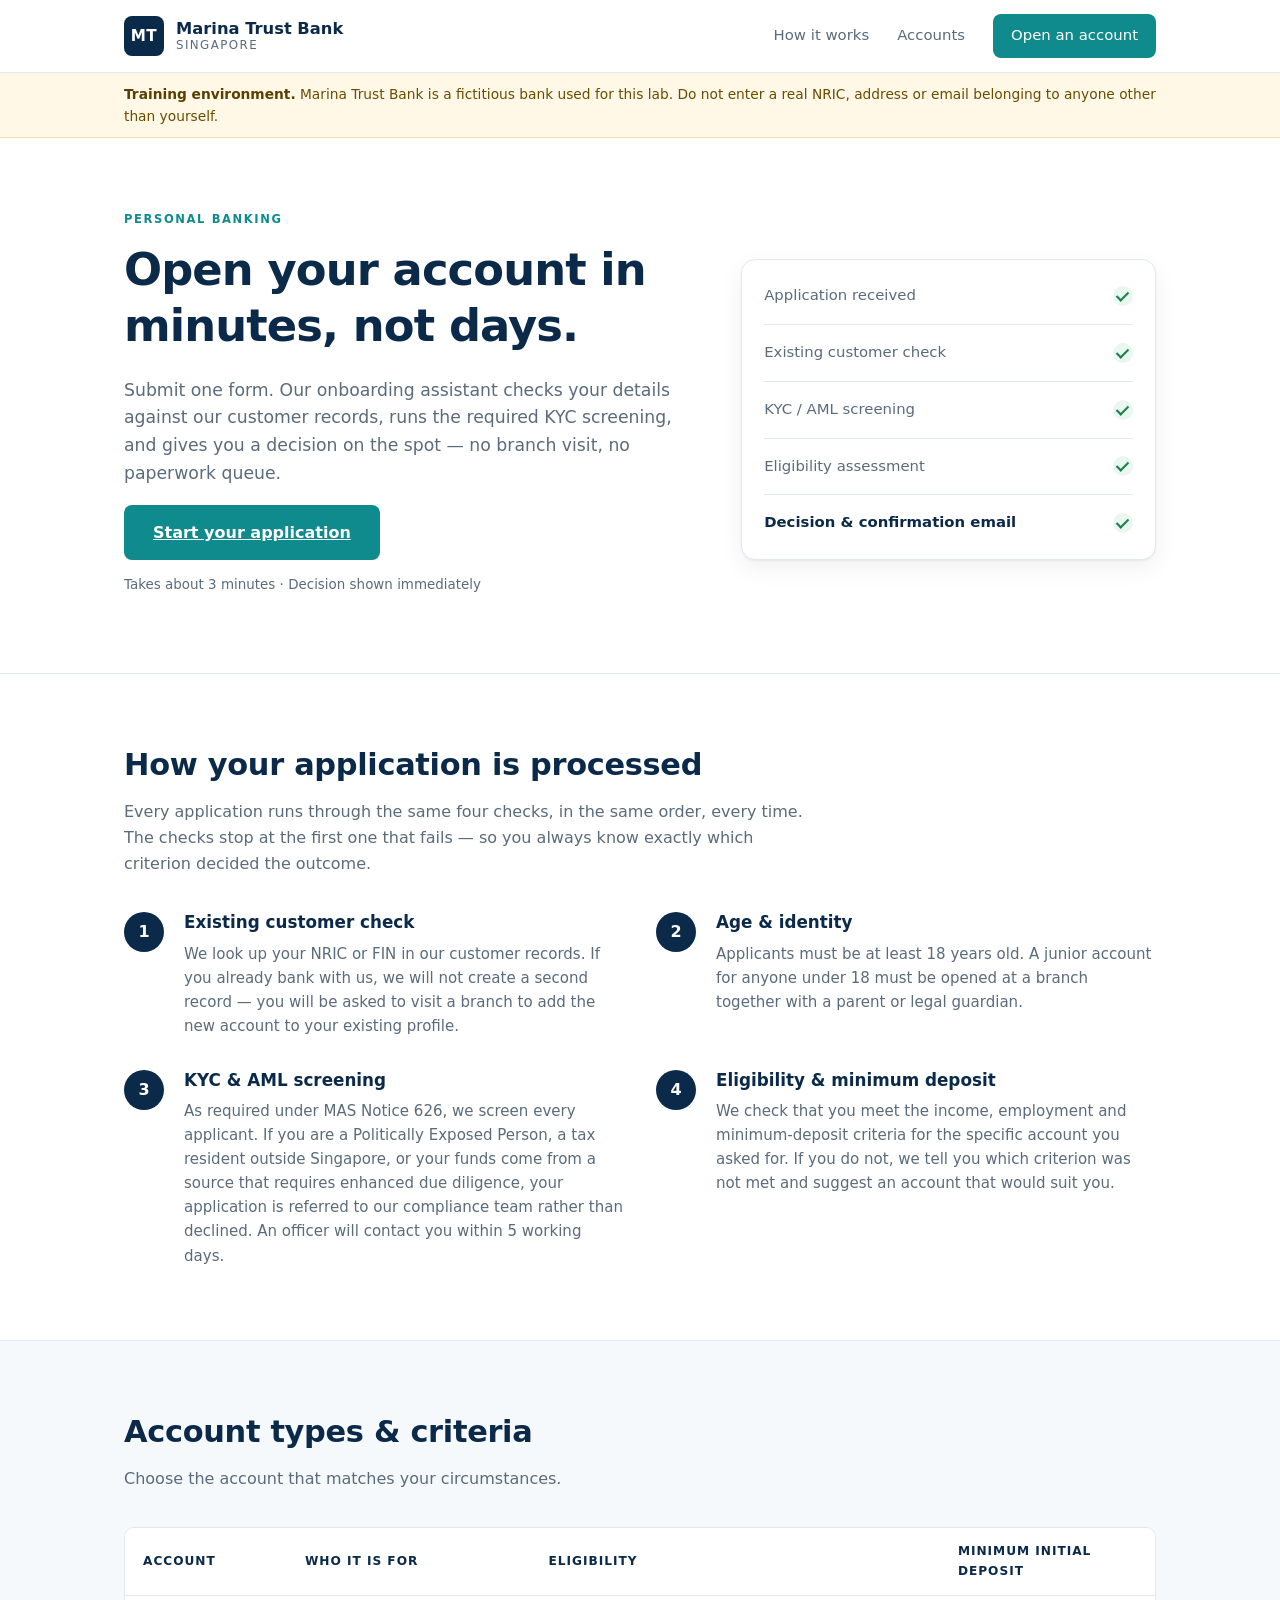
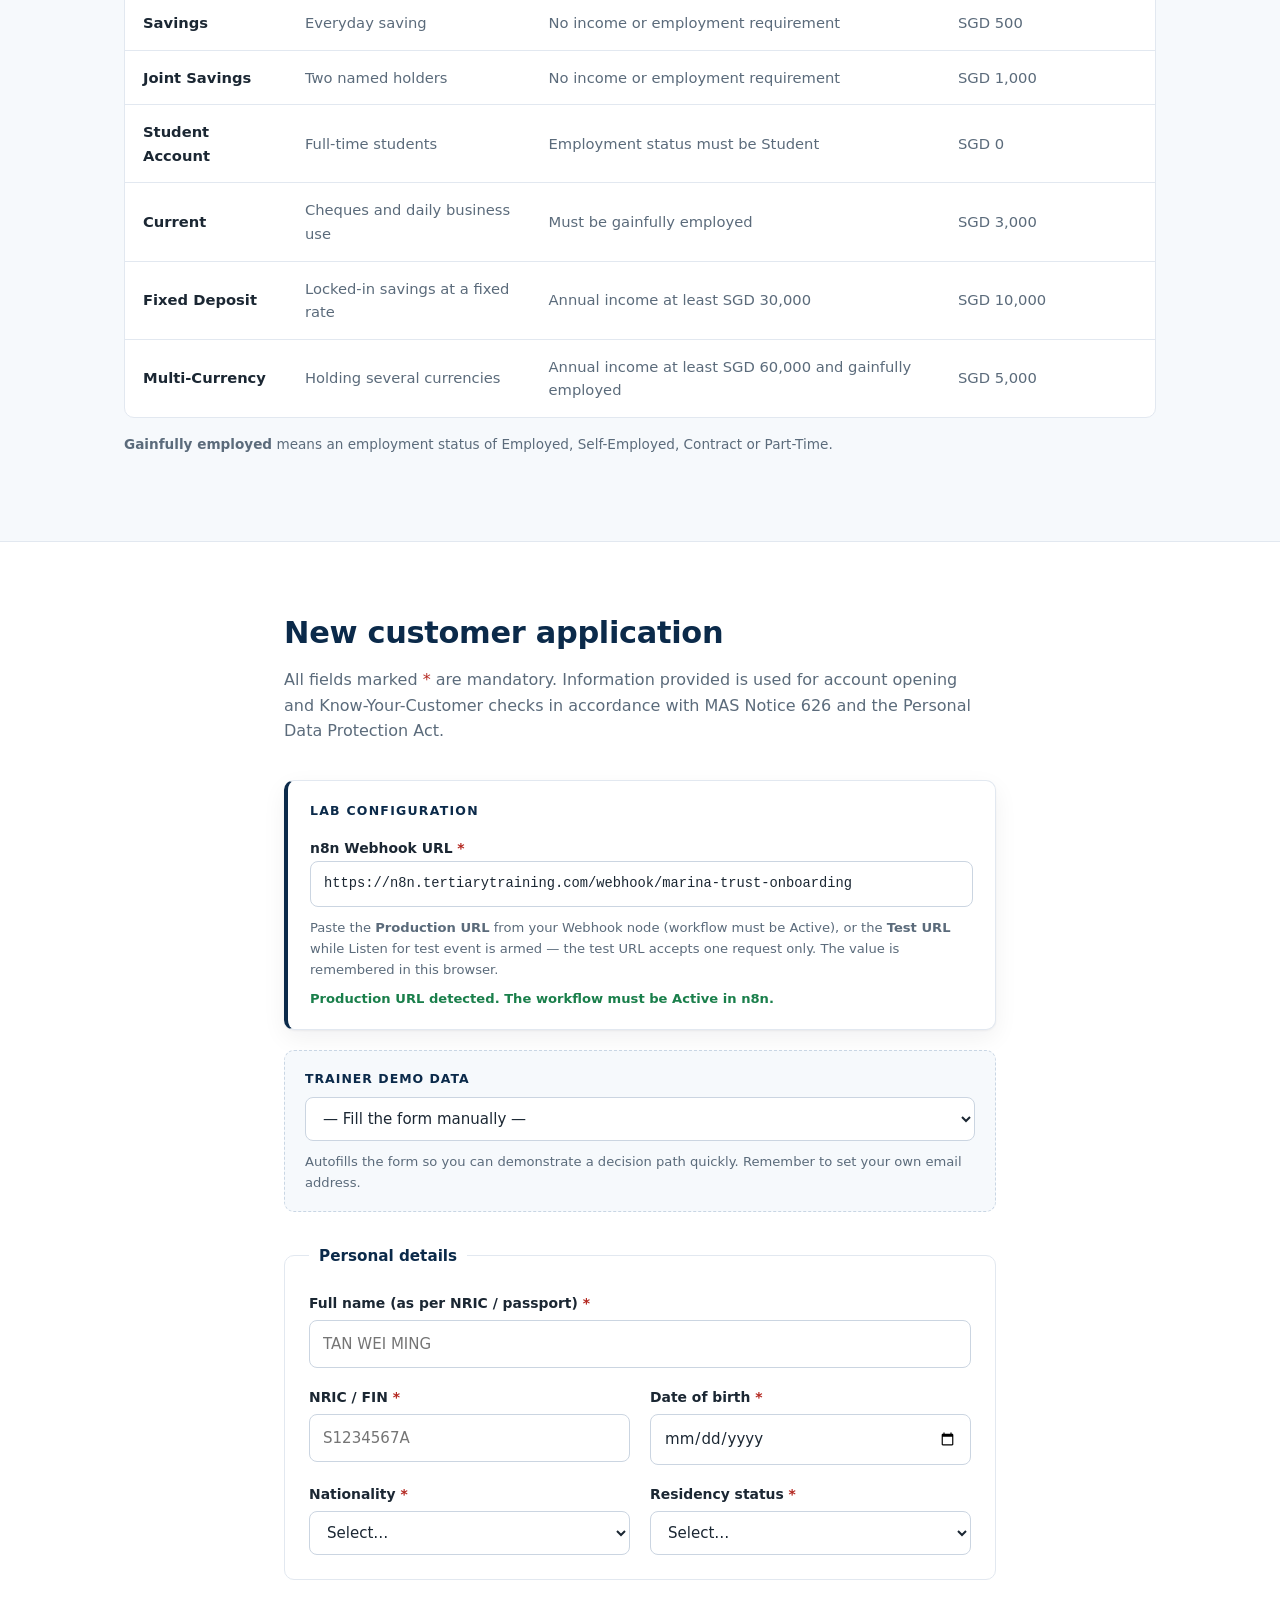
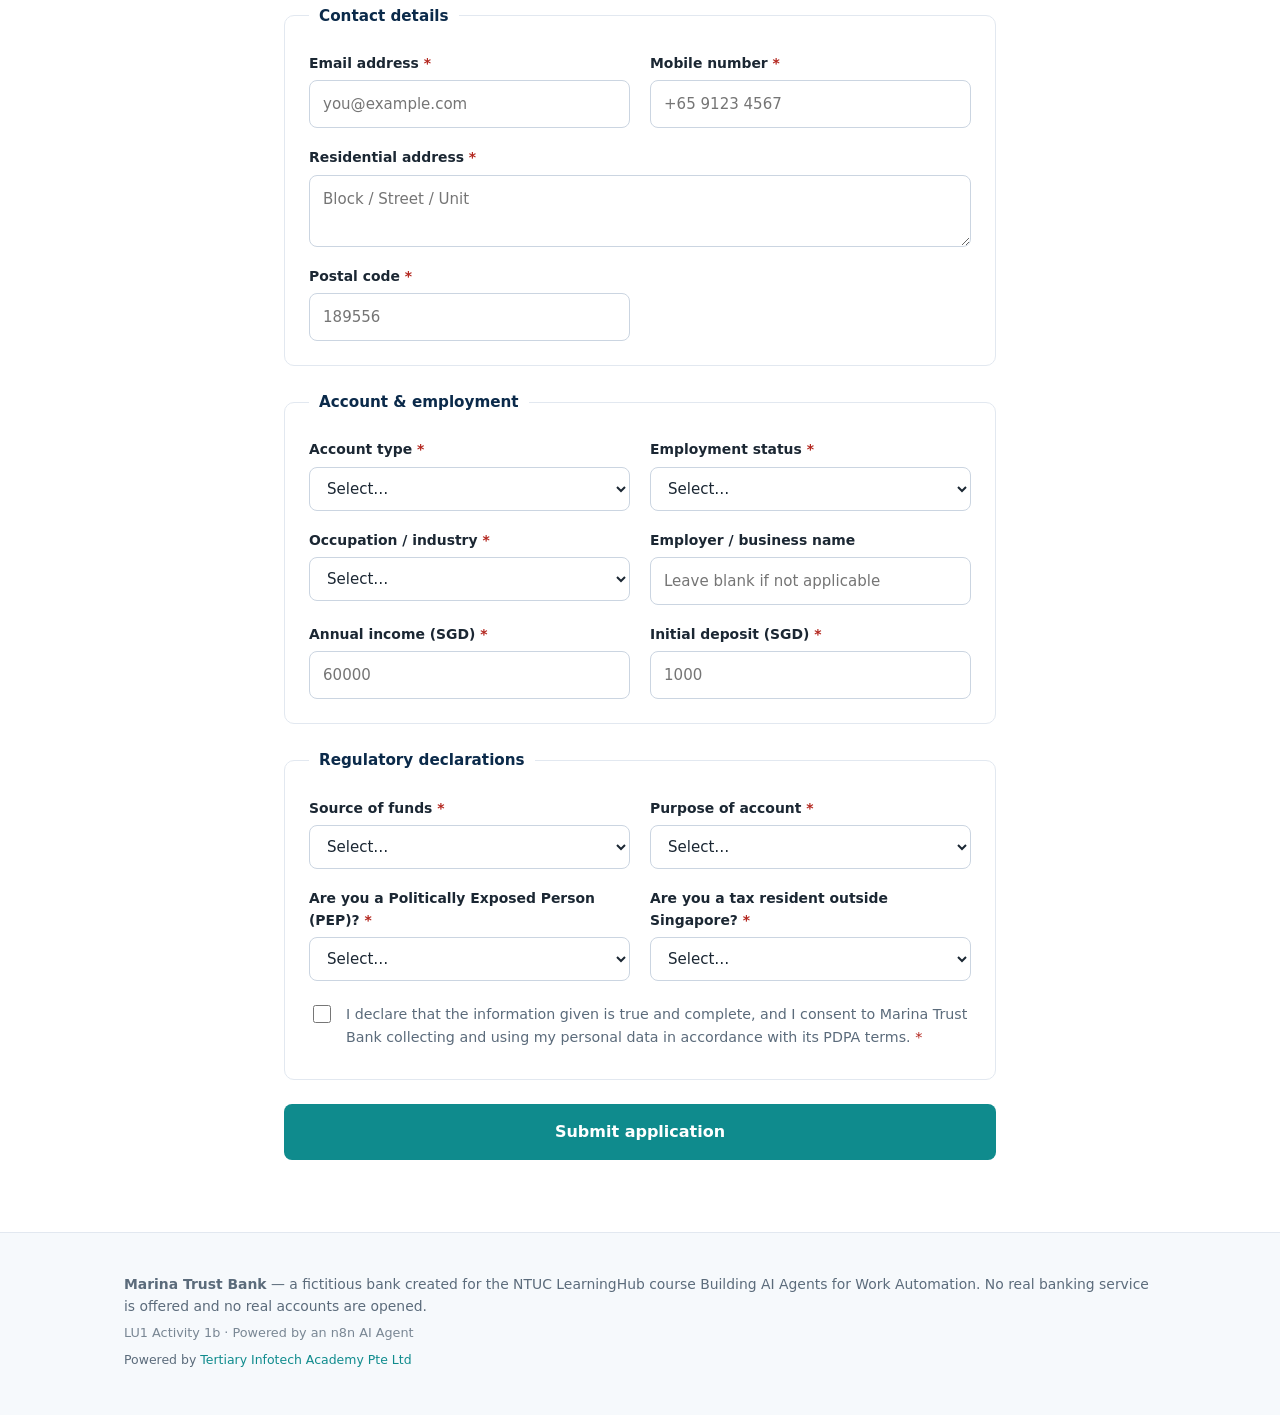
<file: labs/lu1-activity1b-onboarding-website/index.html>
<!DOCTYPE html>
<html lang="en">
<head>
<meta charset="UTF-8">
<meta name="viewport" content="width=device-width, initial-scale=1.0">
<title>Marina Trust Bank — Open an Account</title>
<link rel="stylesheet" href="style.css">
</head>
<body>

<header class="topbar">
  <div class="wrap topbar-inner">
    <a class="brand" href="#">
      <span class="brand-mark">MT</span>
      <span class="brand-text">
        <strong>Marina Trust Bank</strong>
        <em>Singapore</em>
      </span>
    </a>
    <nav class="nav">
      <a href="#process">How it works</a>
      <a href="#accounts">Accounts</a>
      <a href="#apply" class="nav-cta">Open an account</a>
    </nav>
  </div>
</header>

<div class="training-banner">
  <div class="wrap">
    <strong>Training environment.</strong>
    Marina Trust Bank is a fictitious bank used for this lab. Do not enter a real NRIC, address or
    email belonging to anyone other than yourself.
  </div>
</div>

<section class="hero">
  <div class="wrap hero-inner">
    <div>
      <p class="eyebrow">Personal Banking</p>
      <h1>Open your account in minutes, not days.</h1>
      <p class="lede">
        Submit one form. Our onboarding assistant checks your details against our customer records,
        runs the required KYC screening, and gives you a decision on the spot — no branch visit,
        no paperwork queue.
      </p>
      <a href="#apply" class="btn btn-primary btn-lg">Start your application</a>
      <p class="hero-note">Takes about 3 minutes · Decision shown immediately</p>
    </div>
    <div class="hero-card" aria-hidden="true">
      <div class="hero-card-row"><span>Application received</span><i class="tick"></i></div>
      <div class="hero-card-row"><span>Existing customer check</span><i class="tick"></i></div>
      <div class="hero-card-row"><span>KYC / AML screening</span><i class="tick"></i></div>
      <div class="hero-card-row"><span>Eligibility assessment</span><i class="tick"></i></div>
      <div class="hero-card-row is-final"><span>Decision &amp; confirmation email</span><i class="tick"></i></div>
    </div>
  </div>
</section>

<section id="process" class="section">
  <div class="wrap">
    <h2>How your application is processed</h2>
    <p class="section-lede">
      Every application runs through the same four checks, in the same order, every time. The checks
      stop at the first one that fails — so you always know exactly which criterion decided the outcome.
    </p>

    <ol class="steps">
      <li>
        <span class="step-no">1</span>
        <h3>Existing customer check</h3>
        <p>
          We look up your NRIC or FIN in our customer records. If you already bank with us, we will not
          create a second record — you will be asked to visit a branch to add the new account to your
          existing profile.
        </p>
      </li>
      <li>
        <span class="step-no">2</span>
        <h3>Age &amp; identity</h3>
        <p>
          Applicants must be at least 18 years old. A junior account for anyone under 18 must be opened
          at a branch together with a parent or legal guardian.
        </p>
      </li>
      <li>
        <span class="step-no">3</span>
        <h3>KYC &amp; AML screening</h3>
        <p>
          As required under MAS Notice 626, we screen every applicant. If you are a Politically Exposed
          Person, a tax resident outside Singapore, or your funds come from a source that requires
          enhanced due diligence, your application is referred to our compliance team rather than
          declined. An officer will contact you within 5 working days.
        </p>
      </li>
      <li>
        <span class="step-no">4</span>
        <h3>Eligibility &amp; minimum deposit</h3>
        <p>
          We check that you meet the income, employment and minimum-deposit criteria for the specific
          account you asked for. If you do not, we tell you which criterion was not met and suggest an
          account that would suit you.
        </p>
      </li>
    </ol>
  </div>
</section>

<section id="accounts" class="section section-alt">
  <div class="wrap">
    <h2>Account types &amp; criteria</h2>
    <p class="section-lede">Choose the account that matches your circumstances.</p>

    <div class="table-scroll">
      <table class="criteria">
        <thead>
          <tr>
            <th scope="col">Account</th>
            <th scope="col">Who it is for</th>
            <th scope="col">Eligibility</th>
            <th scope="col">Minimum initial deposit</th>
          </tr>
        </thead>
        <tbody>
          <tr>
            <td><strong>Savings</strong></td>
            <td>Everyday saving</td>
            <td>No income or employment requirement</td>
            <td>SGD 500</td>
          </tr>
          <tr>
            <td><strong>Joint Savings</strong></td>
            <td>Two named holders</td>
            <td>No income or employment requirement</td>
            <td>SGD 1,000</td>
          </tr>
          <tr>
            <td><strong>Student Account</strong></td>
            <td>Full-time students</td>
            <td>Employment status must be <em>Student</em></td>
            <td>SGD 0</td>
          </tr>
          <tr>
            <td><strong>Current</strong></td>
            <td>Cheques and daily business use</td>
            <td>Must be gainfully employed</td>
            <td>SGD 3,000</td>
          </tr>
          <tr>
            <td><strong>Fixed Deposit</strong></td>
            <td>Locked-in savings at a fixed rate</td>
            <td>Annual income at least SGD 30,000</td>
            <td>SGD 10,000</td>
          </tr>
          <tr>
            <td><strong>Multi-Currency</strong></td>
            <td>Holding several currencies</td>
            <td>Annual income at least SGD 60,000 <em>and</em> gainfully employed</td>
            <td>SGD 5,000</td>
          </tr>
        </tbody>
      </table>
    </div>
    <p class="footnote">
      <strong>Gainfully employed</strong> means an employment status of Employed, Self-Employed,
      Contract or Part-Time.
    </p>
  </div>
</section>

<section id="apply" class="section">
  <div class="wrap wrap-narrow">
    <h2>New customer application</h2>
    <p class="section-lede">
      All fields marked <span class="req-star">*</span> are mandatory. Information provided is used for
      account opening and Know-Your-Customer checks in accordance with MAS Notice 626 and the Personal
      Data Protection Act.
    </p>

    <div class="config-panel">
      <h4>Lab configuration</h4>
      <label for="webhookUrl">n8n Webhook URL <span class="req-star">*</span></label>
      <input type="url" id="webhookUrl" placeholder="https://your-n8n-host/webhook/marina-trust-onboarding">
      <p class="config-note">
        Paste the <strong>Production URL</strong> from your Webhook node (workflow must be <em>Active</em>),
        or the <strong>Test URL</strong> while <em>Listen for test event</em> is armed — the test URL accepts
        one request only. The value is remembered in this browser.
      </p>
      <p id="webhookStatus" class="config-status"></p>
    </div>

    <div class="demo-fill">
      <label for="demoCase">Trainer demo data</label>
      <select id="demoCase">
        <option value="">— Fill the form manually —</option>
        <option value="tc1">TC1 · Happy path (expect APPROVED)</option>
        <option value="tc2">TC2 · Existing customer (expect DUPLICATE)</option>
        <option value="tc3">TC3 · Income too low for Fixed Deposit (expect REJECTED)</option>
        <option value="tc4">TC4 · Not employed, wants Current (expect REJECTED)</option>
        <option value="tc5">TC5 · Messy casing &amp; spacing (expect APPROVED)</option>
        <option value="tc6">TC6 · Politically Exposed Person (expect REVIEW)</option>
        <option value="tc7">TC7 · Under 18 (expect REJECTED)</option>
        <option value="tc8">TC8 · Deposit below minimum (expect REJECTED)</option>
        <option value="tc9">TC9 · Foreign tax resident (expect REVIEW)</option>
        <option value="tc10">TC10 · Under 18 and a PEP (expect REJECTED — age fires first)</option>
      </select>
      <p class="demo-note">Autofills the form so you can demonstrate a decision path quickly. Remember to set your own email address.</p>
    </div>

    <form id="onboardingForm" class="form" novalidate>

      <fieldset>
        <legend>Personal details</legend>
        <div class="grid">
          <div class="field field-wide">
            <label for="fullName">Full name (as per NRIC / passport) <span class="req-star">*</span></label>
            <input type="text" id="fullName" name="fullName" placeholder="TAN WEI MING" required>
          </div>
          <div class="field">
            <label for="nric">NRIC / FIN <span class="req-star">*</span></label>
            <input type="text" id="nric" name="nric" placeholder="S1234567A" required>
          </div>
          <div class="field">
            <label for="dateOfBirth">Date of birth <span class="req-star">*</span></label>
            <input type="date" id="dateOfBirth" name="dateOfBirth" required>
          </div>
          <div class="field">
            <label for="nationality">Nationality <span class="req-star">*</span></label>
            <select id="nationality" name="nationality" required>
              <option value="">Select…</option>
              <option>Singaporean</option><option>Malaysian</option><option>Chinese</option>
              <option>Indian</option><option>Indonesian</option><option>Filipino</option>
              <option>Vietnamese</option><option>Thai</option><option>Myanmar</option>
              <option>British</option><option>Australian</option><option>American</option>
              <option>Other</option>
            </select>
          </div>
          <div class="field">
            <label for="residencyStatus">Residency status <span class="req-star">*</span></label>
            <select id="residencyStatus" name="residencyStatus" required>
              <option value="">Select…</option>
              <option>Singapore Citizen</option><option>Permanent Resident</option>
              <option>Employment Pass</option><option>S Pass</option><option>Work Permit</option>
              <option>Student Pass</option><option>Dependant Pass</option>
              <option>Long-Term Visit Pass</option><option>Foreigner (No Pass)</option>
            </select>
          </div>
        </div>
      </fieldset>

      <fieldset>
        <legend>Contact details</legend>
        <div class="grid">
          <div class="field">
            <label for="email">Email address <span class="req-star">*</span></label>
            <input type="email" id="email" name="email" placeholder="you@example.com" required>
          </div>
          <div class="field">
            <label for="mobile">Mobile number <span class="req-star">*</span></label>
            <input type="tel" id="mobile" name="mobile" placeholder="+65 9123 4567" required>
          </div>
          <div class="field field-wide">
            <label for="address">Residential address <span class="req-star">*</span></label>
            <textarea id="address" name="address" rows="2" placeholder="Block / Street / Unit" required></textarea>
          </div>
          <div class="field">
            <label for="postalCode">Postal code <span class="req-star">*</span></label>
            <input type="text" id="postalCode" name="postalCode" placeholder="189556" required>
          </div>
        </div>
      </fieldset>

      <fieldset>
        <legend>Account &amp; employment</legend>
        <div class="grid">
          <div class="field">
            <label for="accountType">Account type <span class="req-star">*</span></label>
            <select id="accountType" name="accountType" required>
              <option value="">Select…</option>
              <option>Savings</option><option>Joint Savings</option><option>Student Account</option>
              <option>Current</option><option>Fixed Deposit</option><option>Multi-Currency</option>
            </select>
          </div>
          <div class="field">
            <label for="employmentStatus">Employment status <span class="req-star">*</span></label>
            <select id="employmentStatus" name="employmentStatus" required>
              <option value="">Select…</option>
              <option>Employed</option><option>Self-Employed</option><option>Contract</option>
              <option>Part-Time</option><option>Student</option><option>National Service</option>
              <option>Homemaker</option><option>Retired</option><option>Unemployed</option>
            </select>
          </div>
          <div class="field">
            <label for="occupation">Occupation / industry <span class="req-star">*</span></label>
            <select id="occupation" name="occupation" required>
              <option value="">Select…</option>
              <option>Accounting &amp; Finance</option><option>Banking &amp; Insurance</option>
              <option>Construction &amp; Real Estate</option><option>Education</option>
              <option>Food &amp; Beverage</option><option>Government &amp; Public Service</option>
              <option>Healthcare</option><option>Information Technology</option><option>Legal</option>
              <option>Logistics &amp; Transport</option><option>Manufacturing</option>
              <option>Professional Services</option><option>Retail &amp; Wholesale</option>
              <option>Student</option><option>Not Applicable</option>
            </select>
          </div>
          <div class="field">
            <label for="employer">Employer / business name</label>
            <input type="text" id="employer" name="employer" placeholder="Leave blank if not applicable">
          </div>
          <div class="field">
            <label for="annualIncome">Annual income (SGD) <span class="req-star">*</span></label>
            <input type="number" id="annualIncome" name="annualIncome" min="0" step="1000" placeholder="60000" required>
          </div>
          <div class="field">
            <label for="initialDeposit">Initial deposit (SGD) <span class="req-star">*</span></label>
            <input type="number" id="initialDeposit" name="initialDeposit" min="0" step="100" placeholder="1000" required>
          </div>
        </div>
      </fieldset>

      <fieldset>
        <legend>Regulatory declarations</legend>
        <div class="grid">
          <div class="field">
            <label for="sourceOfFunds">Source of funds <span class="req-star">*</span></label>
            <select id="sourceOfFunds" name="sourceOfFunds" required>
              <option value="">Select…</option>
              <option>Salary / Employment Income</option><option>Business Income</option>
              <option>Personal Savings</option><option>Investment Returns</option>
              <option>Rental Income</option><option>Gift or Inheritance</option>
              <option>Cryptocurrency Proceeds</option><option>Other</option>
            </select>
          </div>
          <div class="field">
            <label for="purposeOfAccount">Purpose of account <span class="req-star">*</span></label>
            <select id="purposeOfAccount" name="purposeOfAccount" required>
              <option value="">Select…</option>
              <option>Daily Banking</option><option>Salary Crediting</option>
              <option>Savings &amp; Investments</option><option>Business Operations</option>
              <option>Loan Repayment</option><option>Education Expenses</option><option>Other</option>
            </select>
          </div>
          <div class="field">
            <label for="pep">Are you a Politically Exposed Person (PEP)? <span class="req-star">*</span></label>
            <select id="pep" name="pep" required>
              <option value="">Select…</option>
              <option>No</option><option>Yes</option>
            </select>
          </div>
          <div class="field">
            <label for="foreignTaxResident">Are you a tax resident outside Singapore? <span class="req-star">*</span></label>
            <select id="foreignTaxResident" name="foreignTaxResident" required>
              <option value="">Select…</option>
              <option>No</option><option>Yes</option>
            </select>
          </div>
        </div>

        <label class="check">
          <input type="checkbox" id="declaration" name="declaration" required>
          <span>
            I declare that the information given is true and complete, and I consent to Marina Trust Bank
            collecting and using my personal data in accordance with its PDPA terms. <span class="req-star">*</span>
          </span>
        </label>
      </fieldset>

      <div id="formError" class="form-error" role="alert" hidden></div>

      <button type="submit" id="submitBtn" class="btn btn-primary btn-lg btn-block">
        <span class="btn-label">Submit application</span>
        <span class="spinner" hidden></span>
      </button>
    </form>

    <!-- Decision panel, revealed once the webhook responds -->
    <div id="result" class="result" hidden aria-live="polite">
      <div class="result-icon" id="resultIcon"></div>
      <h3 id="resultTitle"></h3>
      <p id="resultReason"></p>
      <ul class="result-flags" id="resultFlags" hidden></ul>
      <dl class="result-meta">
        <dt>Reference</dt><dd id="resultRef">—</dd>
        <dt>Confirmation email</dt><dd id="resultEmail">—</dd>
      </dl>
      <button type="button" id="againBtn" class="btn btn-ghost">Submit another application</button>
    </div>
  </div>
</section>

<footer class="footer">
  <div class="wrap">
    <p><strong>Marina Trust Bank</strong> — a fictitious bank created for the NTUC LearningHub course
      <em>Building AI Agents for Work Automation</em>. No real banking service is offered and no real
      accounts are opened.</p>
    <p class="footer-small">LU1 Activity 1b · Powered by an n8n AI Agent</p>
    <p class="powered-by">Powered by <a href="https://www.tertiaryinfotech.com/" target="_blank" rel="noopener">Tertiary Infotech Academy Pte Ltd</a></p>
  </div>
</footer>

<script src="script.js"></script>
</body>
</html>
</file>
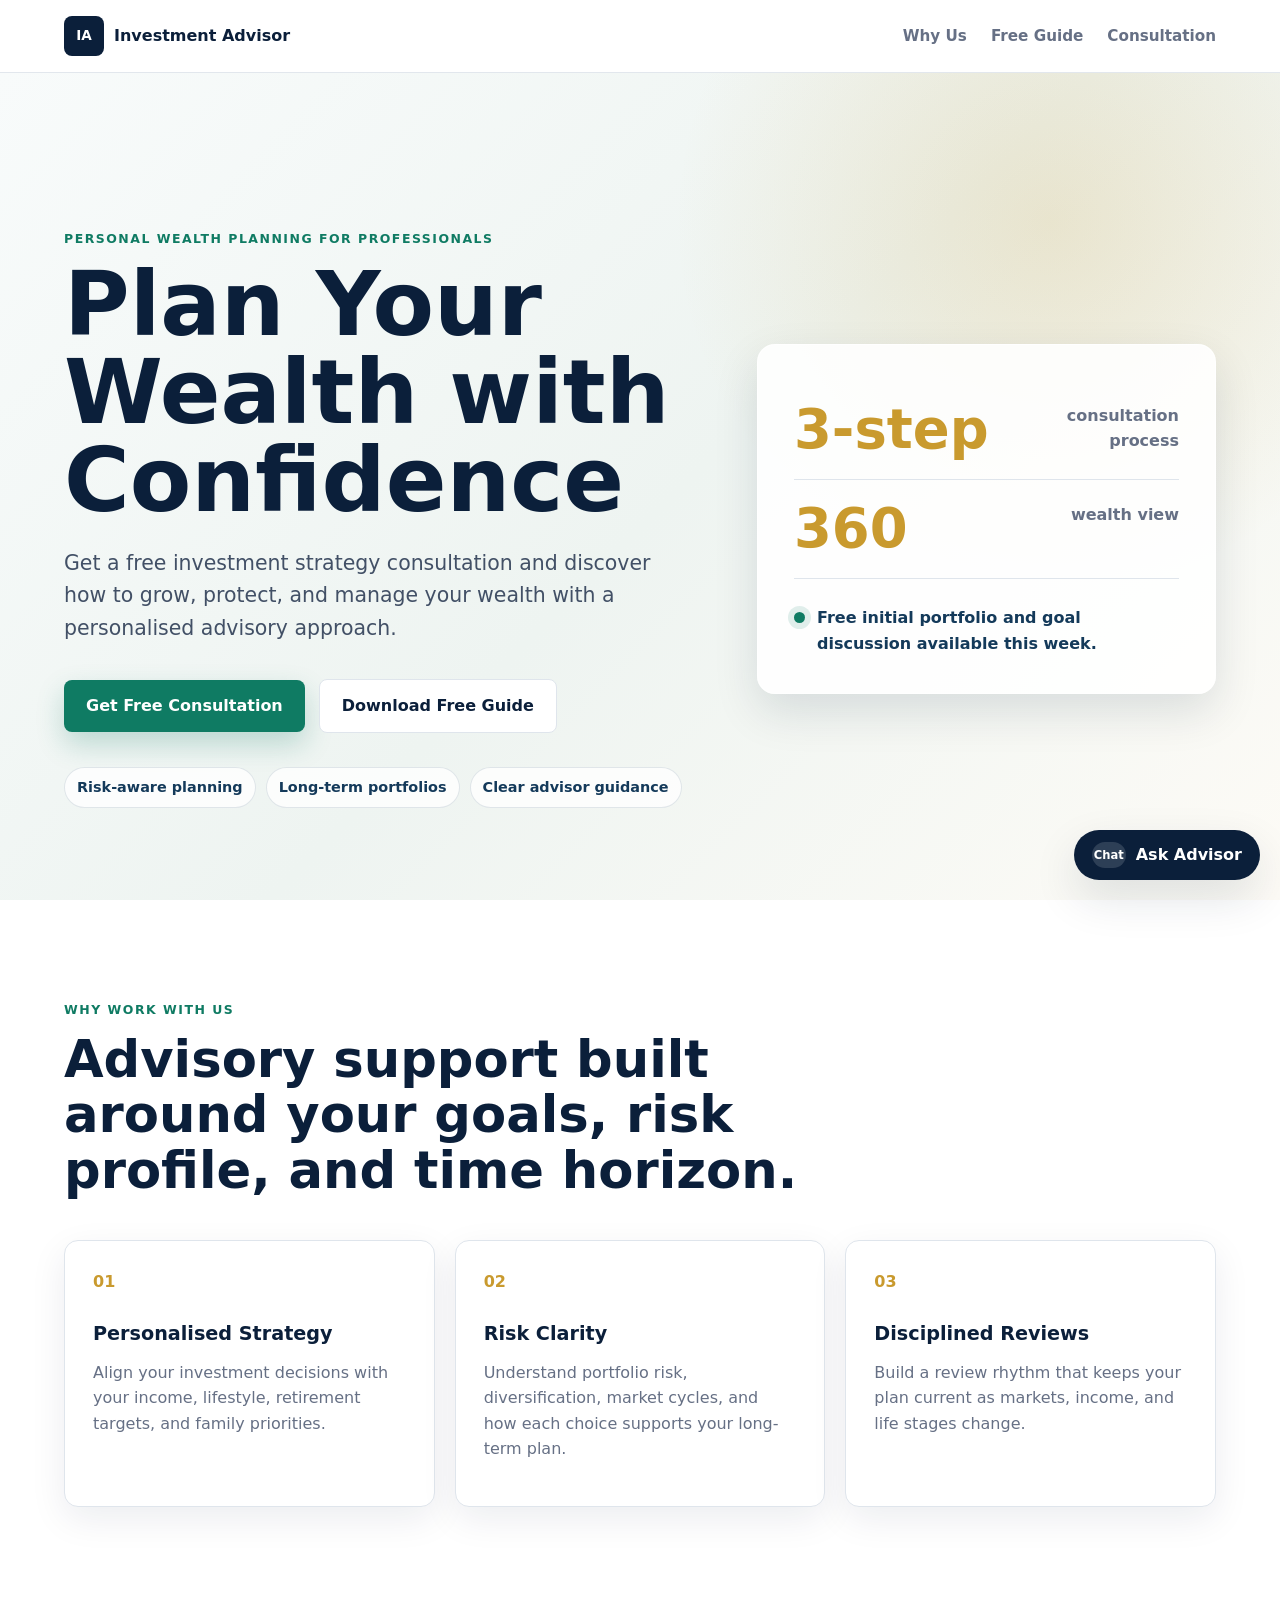
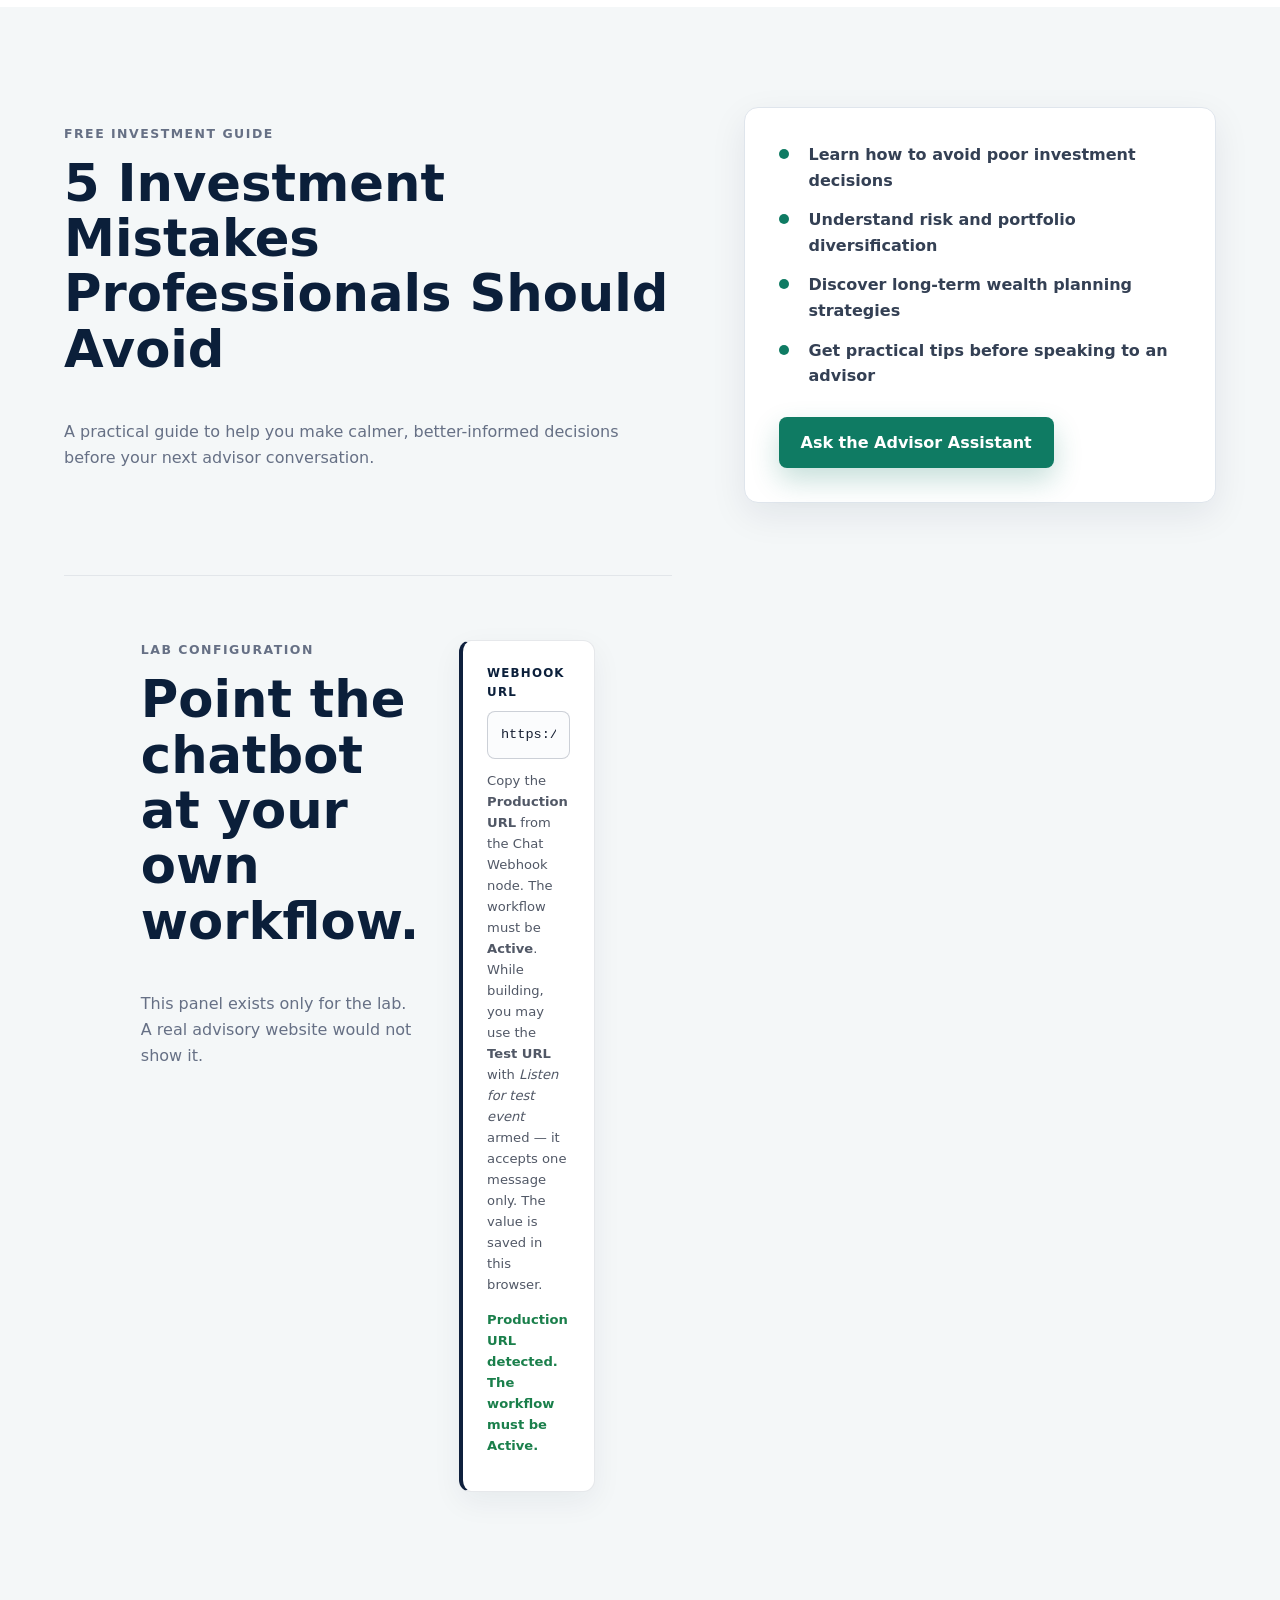
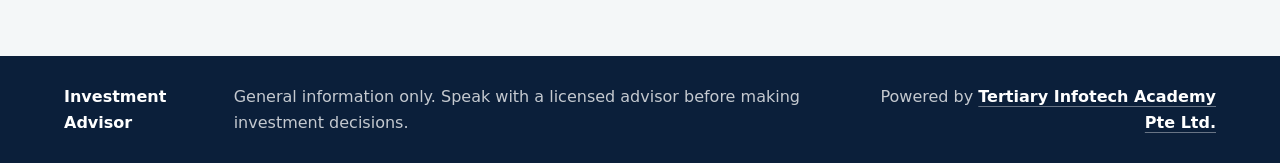
<file: labs/lu2-activity2-investment-advisor/index.html>
<!DOCTYPE html>
<html lang="en">
  <head>
    <meta charset="UTF-8" />
    <meta name="viewport" content="width=device-width, initial-scale=1.0" />
    <title>Investment Advisor | Free Wealth Strategy Consultation</title>
    <meta
      name="description"
      content="Book a free investment strategy consultation and download a practical guide to smarter long-term wealth planning."
    />
    <link rel="icon" href="data:," />
    <link rel="stylesheet" href="style.css" />
  </head>
  <body>
    <header class="site-header">
      <a class="brand" href="#top" aria-label="Investment Advisor home">
        <span class="brand-mark">IA</span>
        <span>Investment Advisor</span>
      </a>
      <nav class="site-nav" aria-label="Main navigation">
        <a href="#why">Why Us</a>
        <a href="#guide">Free Guide</a>
        <a href="#lab-config">Consultation</a>
      </nav>
    </header>

    <main id="top">
      <section class="hero">
        <div class="hero-content">
          <p class="eyebrow">Personal wealth planning for professionals</p>
          <h1>Plan Your Wealth with Confidence</h1>
          <p class="hero-copy">
            Get a free investment strategy consultation and discover how to
            grow, protect, and manage your wealth with a personalised advisory
            approach.
          </p>
          <div class="hero-actions">
            <a class="button primary" href="#lab-config">Get Free Consultation</a>
            <a class="button secondary" href="#guide">Download Free Guide</a>
          </div>
          <div class="trust-strip" aria-label="Trust indicators">
            <span>Risk-aware planning</span>
            <span>Long-term portfolios</span>
            <span>Clear advisor guidance</span>
          </div>
        </div>
        <aside class="hero-panel" aria-label="Advisory highlights">
          <div class="metric">
            <strong>3-step</strong>
            <span>consultation process</span>
          </div>
          <div class="metric">
            <strong>360</strong>
            <span>wealth view</span>
          </div>
          <div class="hero-note">
            <span class="status-dot"></span>
            Free initial portfolio and goal discussion available this week.
          </div>
        </aside>
      </section>

      <section class="section" id="why">
        <div class="section-heading">
          <p class="eyebrow">Why work with us</p>
          <h2>Advisory support built around your goals, risk profile, and time horizon.</h2>
        </div>
        <div class="feature-grid">
          <article class="feature-card">
            <span class="feature-icon">01</span>
            <h3>Personalised Strategy</h3>
            <p>
              Align your investment decisions with your income, lifestyle,
              retirement targets, and family priorities.
            </p>
          </article>
          <article class="feature-card">
            <span class="feature-icon">02</span>
            <h3>Risk Clarity</h3>
            <p>
              Understand portfolio risk, diversification, market cycles, and
              how each choice supports your long-term plan.
            </p>
          </article>
          <article class="feature-card">
            <span class="feature-icon">03</span>
            <h3>Disciplined Reviews</h3>
            <p>
              Build a review rhythm that keeps your plan current as markets,
              income, and life stages change.
            </p>
          </article>
        </div>
      </section>

      <section class="guide-section" id="guide">
        <div class="guide-content">
          <p class="eyebrow">Free investment guide</p>
          <h2>5 Investment Mistakes Professionals Should Avoid</h2>
          <p>
            A practical guide to help you make calmer, better-informed
            decisions before your next advisor conversation.
          </p>
        </div>
        <div class="guide-card">
          <ul>
            <li>Learn how to avoid poor investment decisions</li>
            <li>Understand risk and portfolio diversification</li>
            <li>Discover long-term wealth planning strategies</li>
            <li>Get practical tips before speaking to an advisor</li>
          </ul>
          <a class="button primary" href="#lab-config">Ask the Advisor Assistant</a>
        </div>
            <section class="lab-section" id="lab-config">
        <div class="form-copy">
          <p class="eyebrow">Lab configuration</p>
          <h2>Point the chatbot at your own workflow.</h2>
          <p>
            This panel exists only for the lab. A real advisory website would not show it.
          </p>
        </div>

        <div class="config-panel">
          <label for="webhookUrl">Webhook URL</label>
          <input
            id="webhookUrl"
            type="url"
            placeholder="https://your-host/webhook/investment-advisor-chat"
          />
          <p class="config-note">
            Copy the <strong>Production URL</strong> from the Chat Webhook node. The workflow must be
            <strong>Active</strong>. While building, you may use the <strong>Test URL</strong> with
            <em>Listen for test event</em> armed &mdash; it accepts one message only.
            The value is saved in this browser.
          </p>
          <p class="config-status" id="webhookStatus"></p>
        </div>
      </section>

</section>

    </main>

    <footer class="footer">
      <p>Investment Advisor</p>
      <p>
        General information only. Speak with a licensed advisor before making
        investment decisions.
      </p>
      <p class="powered-by">
        Powered by
        <a href="https://www.tertiaryinfotech.com/" target="_blank" rel="noopener">
          Tertiary Infotech Academy Pte Ltd.
        </a>
      </p>
    </footer>

    <section class="chat-widget" aria-label="Investment advisor chatbot">
      <button class="chat-toggle" id="chatToggle" aria-expanded="false" aria-controls="chatWindow">
        <span class="chat-toggle-icon">Chat</span>
        <span>Ask Advisor</span>
      </button>
      <div class="chat-window" id="chatWindow" hidden>
        <div class="chat-header">
          <div>
            <h2>Advisor Assistant</h2>
            <p>General investment questions</p>
          </div>
          <button class="chat-close" id="chatClose" aria-label="Close chat">x</button>
        </div>
        <div class="chat-history" id="chatHistory" aria-live="polite">
          <div class="chat-message bot">
            Hello. Before I answer your investment questions, please share your
            full name so an advisor can get back to you if needed.
          </div>
        </div>
        <div class="chat-suggestions" id="chatSuggestions" hidden>
          <p class="chat-suggestions-label">Try asking</p>
          <button type="button" class="chip">What can an investment advisor help with?</button>
          <button type="button" class="chip">Is the consultation free?</button>
          <button type="button" class="chip">Can you guarantee returns?</button>
          <button type="button" class="chip">Which stock should I buy?</button>
          <button type="button" class="chip">How does diversification help?</button>
          <button type="button" class="chip">What should I prepare before speaking with an advisor?</button>
        </div>
        <form class="chat-form" id="chatForm">
          <input
            id="chatInput"
            type="text"
            placeholder="Enter your full name..."
            autocomplete="off"
            required
          />
          <button type="submit">Send</button>
        </form>
      </div>
    </section>

    <script src="script.js"></script>
  </body>
</html>
</file>
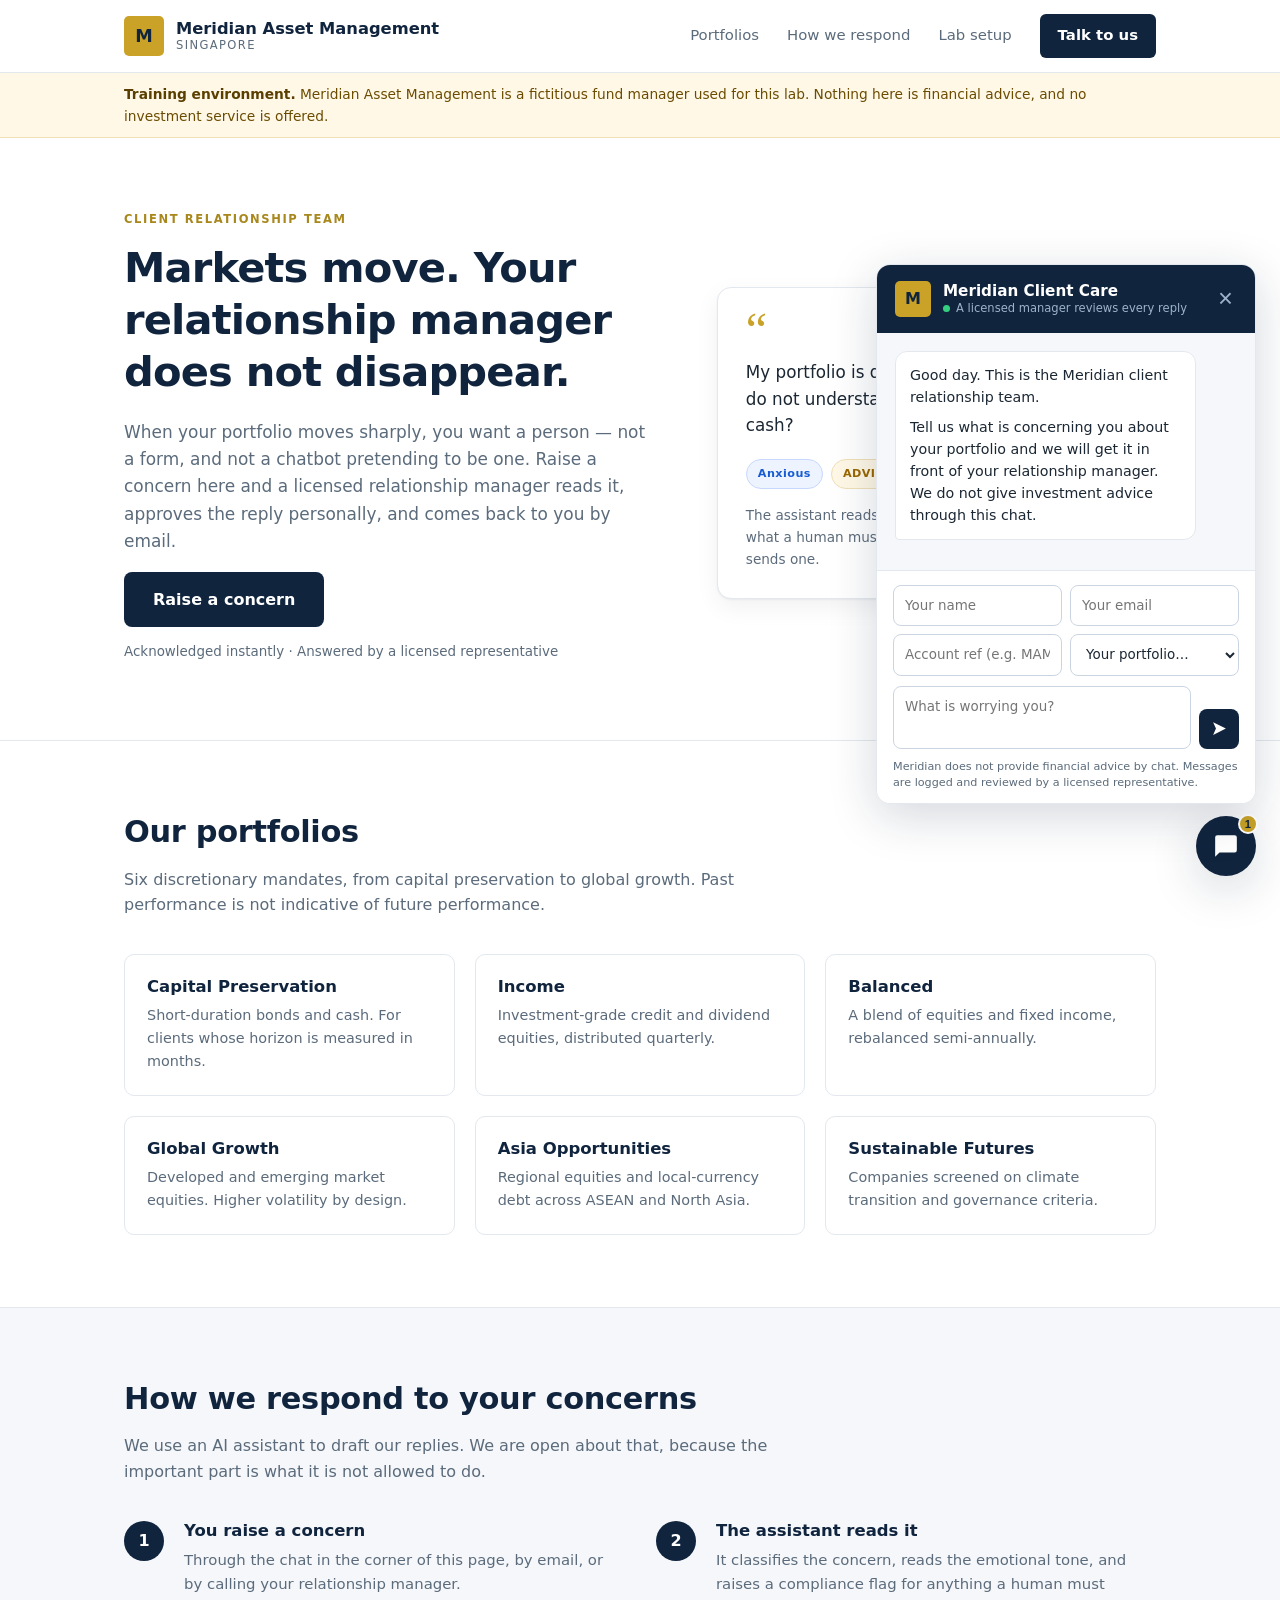
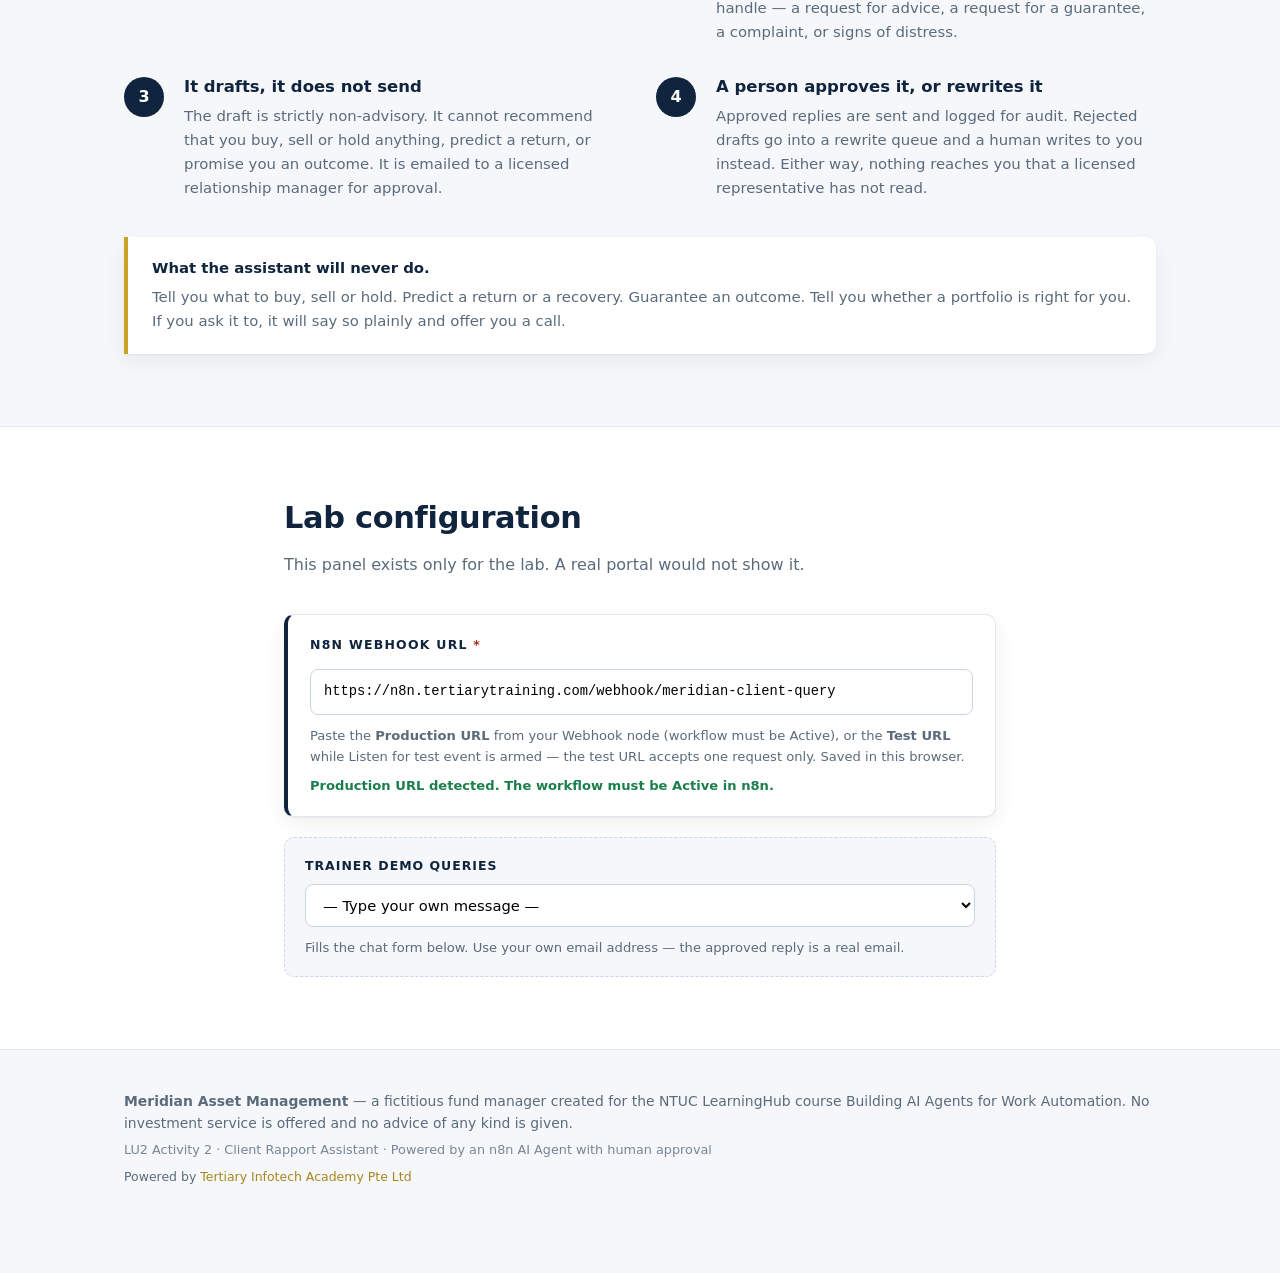
<file: labs/lu2-activity2b-client-rapport/index.html>
<!DOCTYPE html>
<html lang="en">
<head>
<meta charset="UTF-8">
<meta name="viewport" content="width=device-width, initial-scale=1.0">
<title>Meridian Asset Management — Client Portal</title>
<link rel="stylesheet" href="style.css">
</head>
<body>

<header class="topbar">
  <div class="wrap topbar-inner">
    <a class="brand" href="#">
      <span class="brand-mark">M</span>
      <span class="brand-text">
        <strong>Meridian Asset Management</strong>
        <em>Singapore</em>
      </span>
    </a>
    <nav class="nav">
      <a href="#portfolios">Portfolios</a>
      <a href="#how">How we respond</a>
      <a href="#config">Lab setup</a>
      <button type="button" class="nav-cta" id="navChatBtn">Talk to us</button>
    </nav>
  </div>
</header>

<div class="training-banner">
  <div class="wrap">
    <strong>Training environment.</strong>
    Meridian Asset Management is a fictitious fund manager used for this lab. Nothing here is financial
    advice, and no investment service is offered.
  </div>
</div>

<section class="hero">
  <div class="wrap hero-inner">
    <div>
      <p class="eyebrow">Client Relationship Team</p>
      <h1>Markets move. Your relationship manager does not disappear.</h1>
      <p class="lede">
        When your portfolio moves sharply, you want a person — not a form, and not a chatbot pretending to
        be one. Raise a concern here and a licensed relationship manager reads it, approves the reply
        personally, and comes back to you by email.
      </p>
      <button type="button" class="btn btn-primary btn-lg" id="heroChatBtn">Raise a concern</button>
      <p class="hero-note">Acknowledged instantly · Answered by a licensed representative</p>
    </div>

    <div class="hero-card" aria-hidden="true">
      <div class="quote-mark">“</div>
      <p class="quote">My portfolio is down 14% this quarter and I do not understand why. Should I move to cash?</p>
      <div class="hero-card-foot">
        <span class="pill pill-tone">Anxious</span>
        <span class="pill pill-flag">ADVICE_REQUESTED</span>
        <span class="pill pill-esc">Escalate</span>
      </div>
      <p class="hero-card-note">
        The assistant reads the concern and the emotion, flags what a human must handle, and drafts a reply.
        It never sends one.
      </p>
    </div>
  </div>
</section>

<section id="portfolios" class="section">
  <div class="wrap">
    <h2>Our portfolios</h2>
    <p class="section-lede">
      Six discretionary mandates, from capital preservation to global growth. Past performance is not
      indicative of future performance.
    </p>
    <div class="cards">
      <div class="card"><h3>Capital Preservation</h3><p>Short-duration bonds and cash. For clients whose horizon is measured in months.</p></div>
      <div class="card"><h3>Income</h3><p>Investment-grade credit and dividend equities, distributed quarterly.</p></div>
      <div class="card"><h3>Balanced</h3><p>A blend of equities and fixed income, rebalanced semi-annually.</p></div>
      <div class="card"><h3>Global Growth</h3><p>Developed and emerging market equities. Higher volatility by design.</p></div>
      <div class="card"><h3>Asia Opportunities</h3><p>Regional equities and local-currency debt across ASEAN and North Asia.</p></div>
      <div class="card"><h3>Sustainable Futures</h3><p>Companies screened on climate transition and governance criteria.</p></div>
    </div>
  </div>
</section>

<section id="how" class="section section-alt">
  <div class="wrap">
    <h2>How we respond to your concerns</h2>
    <p class="section-lede">
      We use an AI assistant to draft our replies. We are open about that, because the important part is
      what it is <em>not</em> allowed to do.
    </p>

    <ol class="steps">
      <li>
        <span class="step-no">1</span>
        <h3>You raise a concern</h3>
        <p>Through the chat in the corner of this page, by email, or by calling your relationship manager.</p>
      </li>
      <li>
        <span class="step-no">2</span>
        <h3>The assistant reads it</h3>
        <p>
          It classifies the concern, reads the emotional tone, and raises a compliance flag for anything a
          human must handle — a request for advice, a request for a guarantee, a complaint, or signs of
          distress.
        </p>
      </li>
      <li>
        <span class="step-no">3</span>
        <h3>It drafts, it does not send</h3>
        <p>
          The draft is strictly non-advisory. It cannot recommend that you buy, sell or hold anything,
          predict a return, or promise you an outcome. It is emailed to a licensed relationship manager for
          approval.
        </p>
      </li>
      <li>
        <span class="step-no">4</span>
        <h3>A person approves it, or rewrites it</h3>
        <p>
          Approved replies are sent and logged for audit. Rejected drafts go into a rewrite queue and a human
          writes to you instead. Either way, nothing reaches you that a licensed representative has not read.
        </p>
      </li>
    </ol>

    <div class="callout">
      <strong>What the assistant will never do.</strong>
      Tell you what to buy, sell or hold. Predict a return or a recovery. Guarantee an outcome. Tell you
      whether a portfolio is right for you. If you ask it to, it will say so plainly and offer you a call.
    </div>
  </div>
</section>

<section id="config" class="section">
  <div class="wrap wrap-narrow">
    <h2>Lab configuration</h2>
    <p class="section-lede">This panel exists only for the lab. A real portal would not show it.</p>

    <div class="config-panel">
      <h4>n8n Webhook URL <span class="req-star">*</span></h4>
      <input type="url" id="webhookUrl" placeholder="https://your-n8n-host/webhook/meridian-client-query">
      <p class="config-note">
        Paste the <strong>Production URL</strong> from your Webhook node (workflow must be <em>Active</em>),
        or the <strong>Test URL</strong> while <em>Listen for test event</em> is armed — the test URL accepts
        one request only. Saved in this browser.
      </p>
      <p id="webhookStatus" class="config-status"></p>
    </div>

    <div class="demo-fill">
      <label for="demoCase">Trainer demo queries</label>
      <select id="demoCase">
        <option value="">— Type your own message —</option>
        <option value="tc1">TC1 · Calm question about volatility (no flags)</option>
        <option value="tc2">TC2 · Asks "what should I do?" (ADVICE_REQUESTED → escalate)</option>
        <option value="tc3">TC3 · Wants a guarantee (GUARANTEE_SOUGHT → escalate)</option>
        <option value="tc4">TC4 · Angry about fees (COMPLAINT)</option>
        <option value="tc5">TC5 · Wants to redeem everything (WITHDRAWAL_INTENT)</option>
        <option value="tc6">TC6 · Retirement savings, distressed (VULNERABLE_CLIENT → escalate)</option>
        <option value="tc7">TC7 · Mentions MAS and a lawyer (LEGAL_OR_MEDIA_THREAT → escalate)</option>
        <option value="tc8">TC8 · NAV query, calm and factual (no flags)</option>
      </select>
      <p class="demo-note">Fills the chat form below. Use your own email address — the approved reply is a real email.</p>
    </div>
  </div>
</section>

<footer class="footer">
  <div class="wrap">
    <p><strong>Meridian Asset Management</strong> — a fictitious fund manager created for the NTUC LearningHub
      course <em>Building AI Agents for Work Automation</em>. No investment service is offered and no advice of
      any kind is given.</p>
    <p class="footer-small">LU2 Activity 2 · Client Rapport Assistant · Powered by an n8n AI Agent with human approval</p>
    <p class="powered-by">Powered by <a href="https://www.tertiaryinfotech.com/" target="_blank" rel="noopener">Tertiary Infotech Academy Pte Ltd</a></p>
  </div>
</footer>


<!-- ======================= Floating chat widget ======================= -->
<button type="button" class="chat-launcher" id="chatLauncher" aria-label="Open client relationship chat" aria-expanded="false">
  <svg class="icon-chat" viewBox="0 0 24 24" aria-hidden="true">
    <path d="M20 2H4a2 2 0 0 0-2 2v18l4-4h14a2 2 0 0 0 2-2V4a2 2 0 0 0-2-2z"/>
  </svg>
  <svg class="icon-close" viewBox="0 0 24 24" aria-hidden="true">
    <path d="M18 6 6 18M6 6l12 12"/>
  </svg>
  <span class="chat-badge" id="chatBadge" hidden>1</span>
</button>

<div class="chat-panel" id="chatPanel" role="dialog" aria-label="Meridian client relationship chat" hidden>

  <header class="chat-header">
    <div class="chat-avatar">M</div>
    <div class="chat-header-text">
      <strong>Meridian Client Care</strong>
      <span><i class="dot"></i> A licensed manager reviews every reply</span>
    </div>
    <button type="button" class="chat-min" id="chatMin" aria-label="Close chat">&times;</button>
  </header>

  <div class="chat-log" id="chatLog">
    <div class="msg msg-bot">
      <p>Good day. This is the Meridian client relationship team.</p>
      <p>Tell us what is concerning you about your portfolio and we will get it in front of your relationship
        manager. We do not give investment advice through this chat.</p>
    </div>
  </div>

  <form class="chat-form" id="chatForm" novalidate>
    <div class="chat-fields">
      <input type="text" id="clientName" name="clientName" placeholder="Your name" required>
      <input type="email" id="clientEmail" name="clientEmail" placeholder="Your email" required>
      <input type="text" id="accountRef" name="accountRef" placeholder="Account ref (e.g. MAM-88213)" required>
      <select id="portfolio" name="portfolio" required>
        <option value="">Your portfolio…</option>
        <option>Capital Preservation</option>
        <option>Income</option>
        <option>Balanced</option>
        <option>Global Growth</option>
        <option>Asia Opportunities</option>
        <option>Sustainable Futures</option>
      </select>
    </div>

    <div class="chat-compose">
      <textarea id="message" name="message" rows="2" placeholder="What is worrying you?" required></textarea>
      <button type="submit" id="chatSend" aria-label="Send message">
        <svg viewBox="0 0 24 24" aria-hidden="true"><path d="m3 3 18 9-18 9 4-9-4-9z"/></svg>
        <span class="spinner" hidden></span>
      </button>
    </div>

    <p class="chat-disclaimer">
      Meridian does not provide financial advice by chat. Messages are logged and reviewed by a licensed
      representative.
    </p>
  </form>
</div>

<script src="script.js"></script>
</body>
</html>
</file>
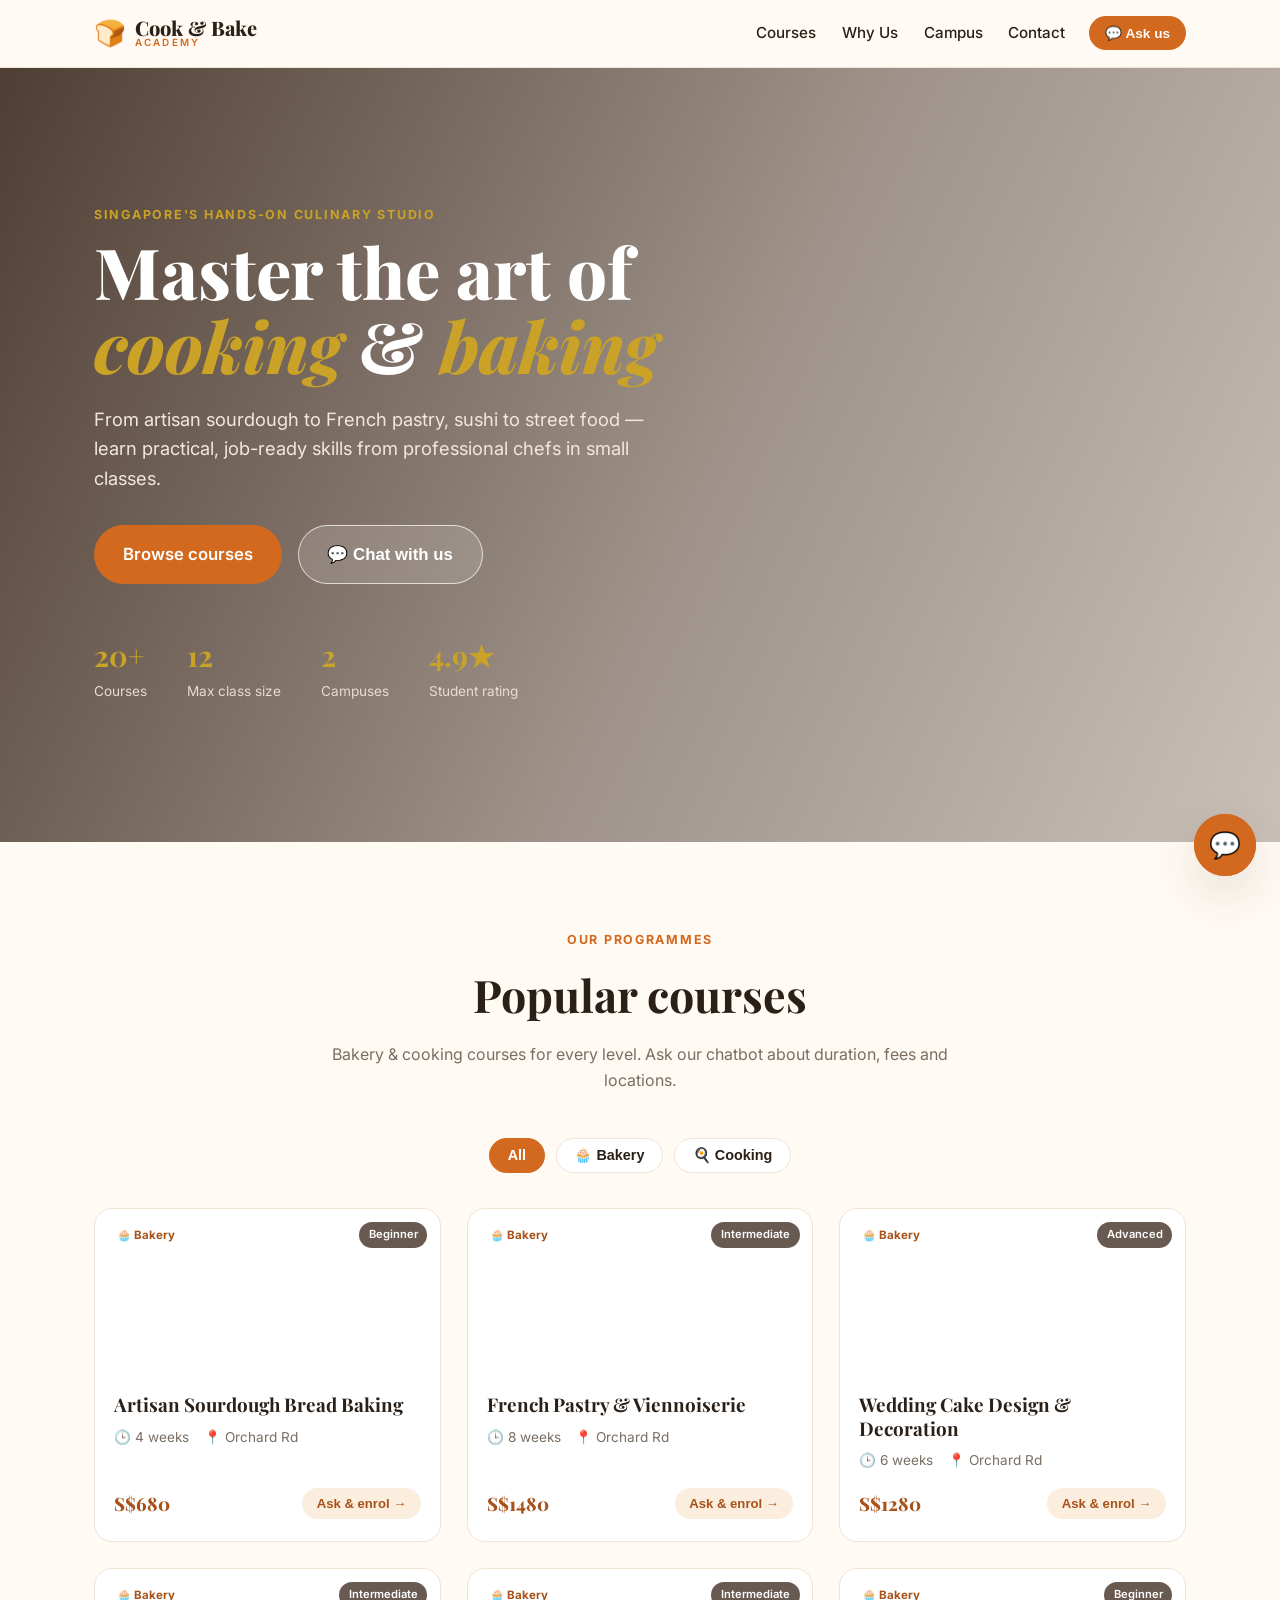
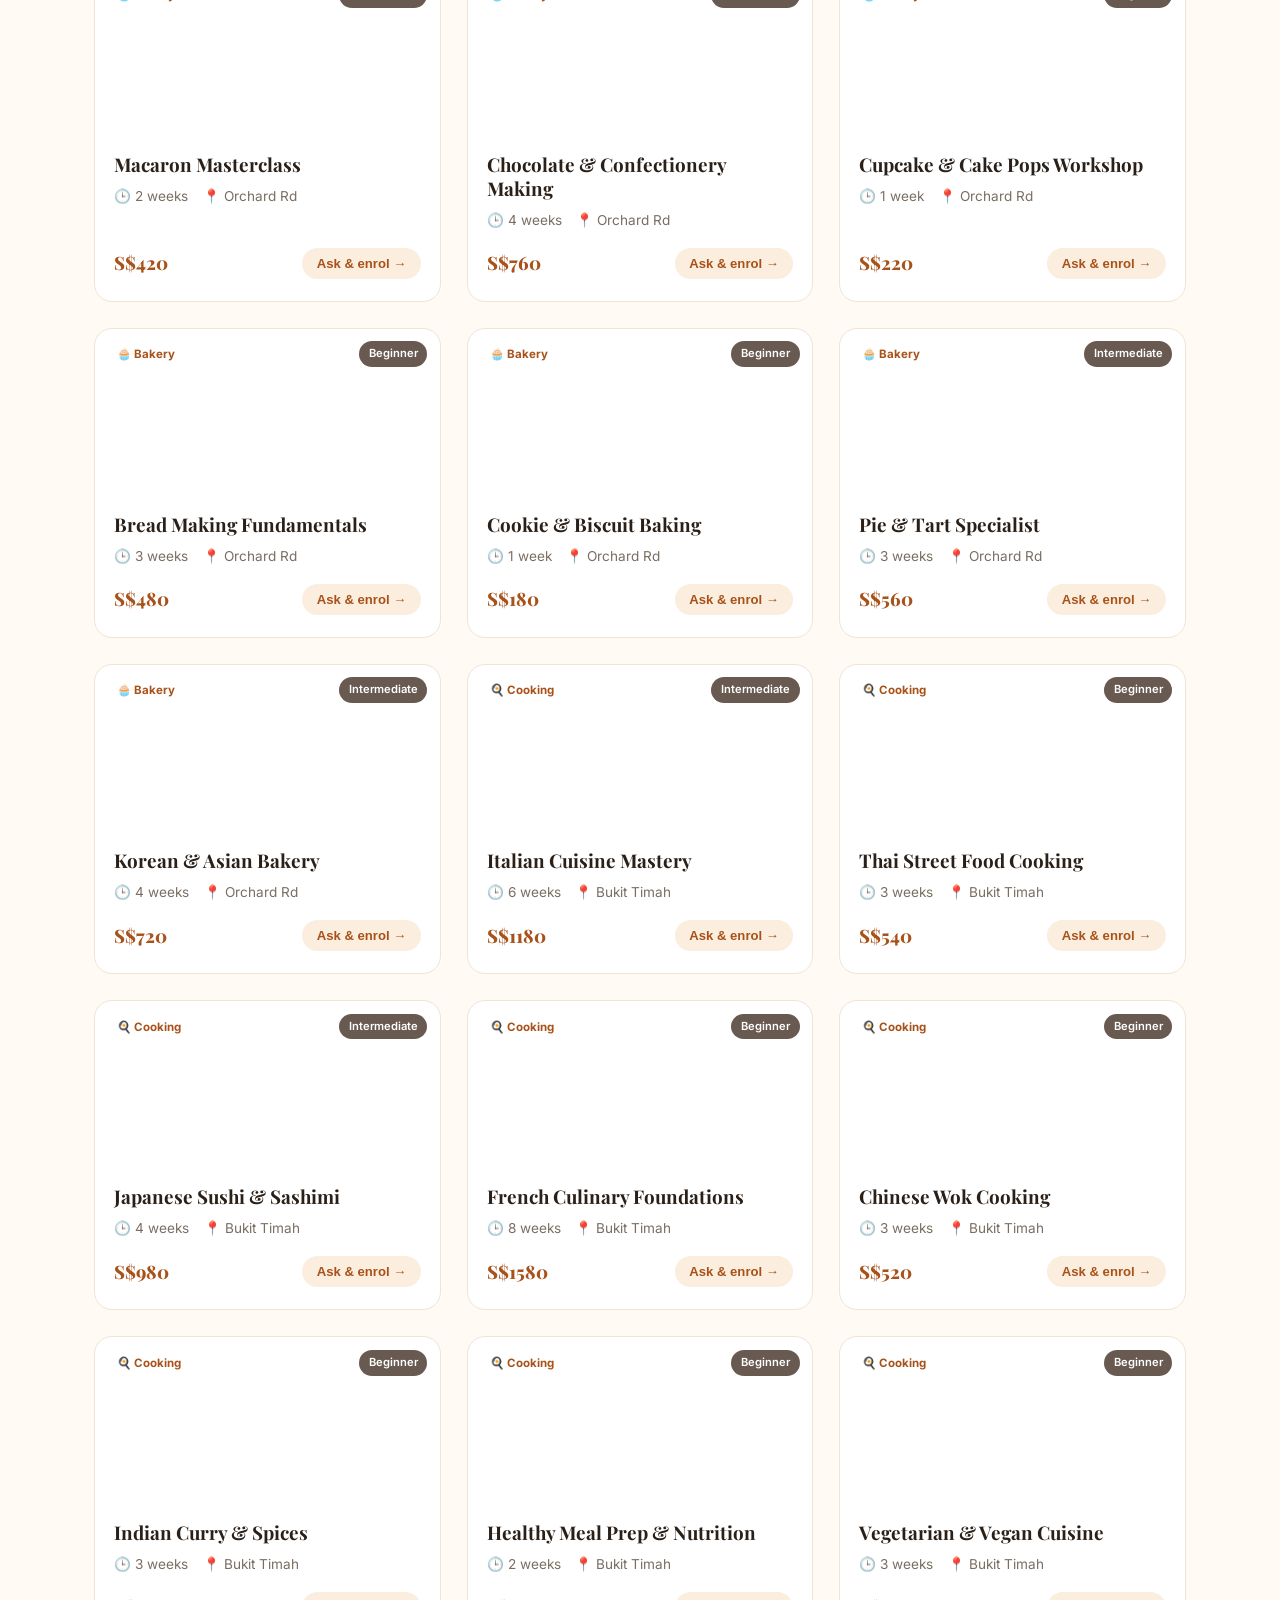
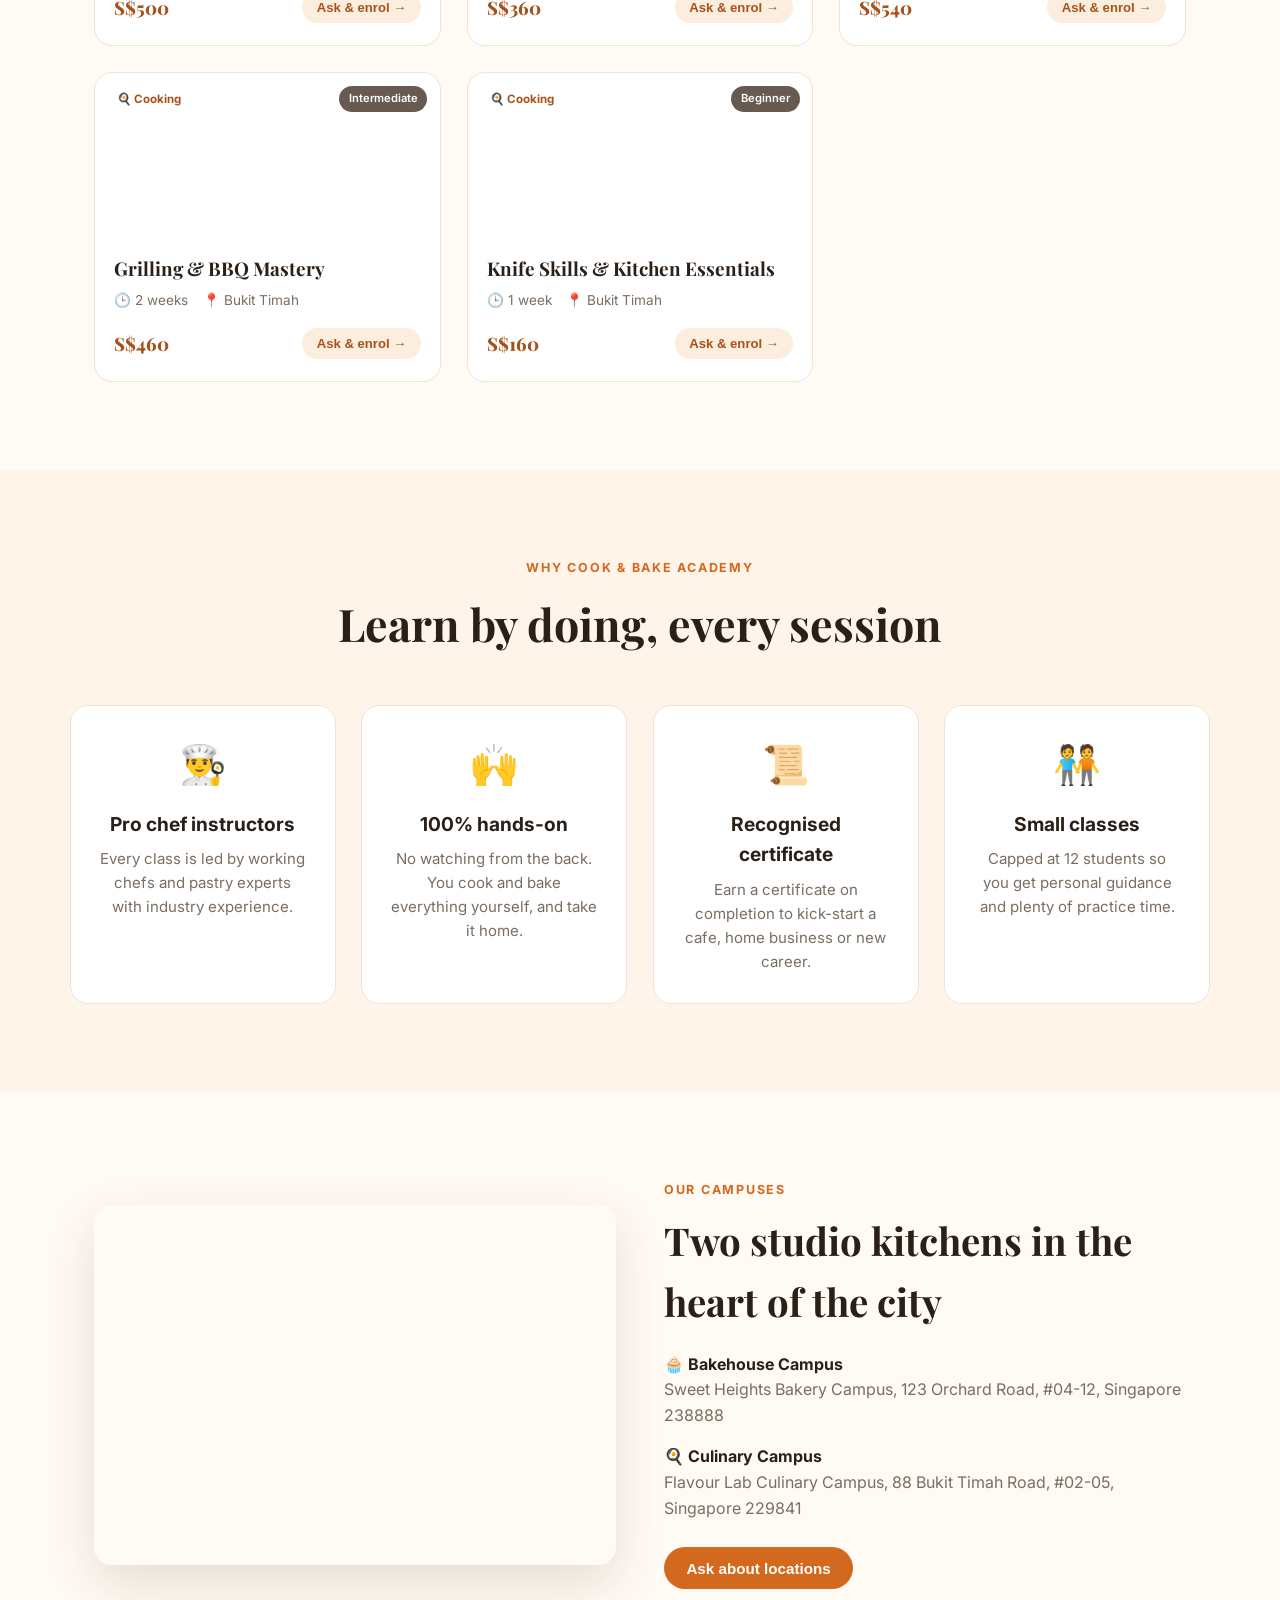
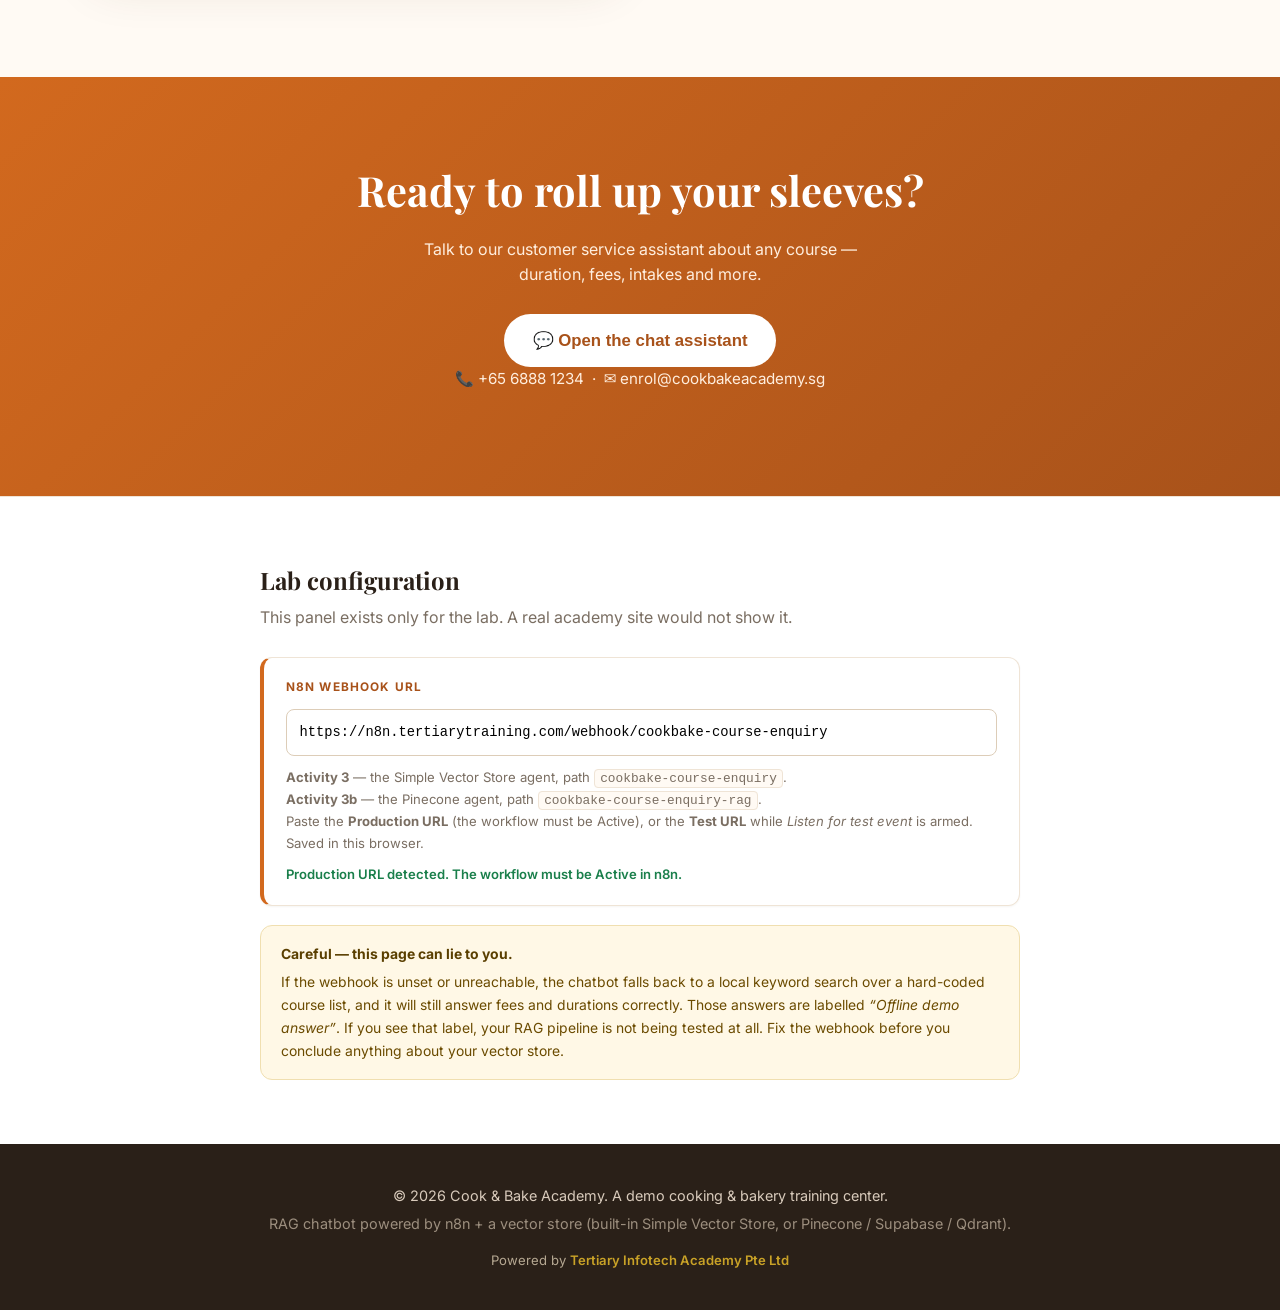
<file: labs/lu3-activity3-simple-vector-store/index.html>
<!DOCTYPE html>
<html lang="en">
<head>
  <meta charset="UTF-8" />
  <meta name="viewport" content="width=device-width, initial-scale=1.0" />
  <title>Cook &amp; Bake Academy — Cooking &amp; Bakery Training Center</title>
  <meta name="description" content="Hands-on cooking and bakery courses taught by professional chefs. Sourdough, French pastry, sushi, Italian cuisine and more." />
  <link rel="preconnect" href="https://fonts.googleapis.com" />
  <link rel="preconnect" href="https://fonts.gstatic.com" crossorigin />
  <link href="https://fonts.googleapis.com/css2?family=Playfair+Display:wght@600;700;800&family=Inter:wght@400;500;600;700&display=swap" rel="stylesheet" />
  <link rel="stylesheet" href="style.css" />
</head>
<body>

  <!-- ===== NAV ===== -->
  <header class="nav" id="top">
    <div class="nav__inner">
      <a href="#top" class="brand">
        <span class="brand__mark">🍞</span>
        <span class="brand__text">Cook&nbsp;&amp;&nbsp;Bake<small>Academy</small></span>
      </a>
      <nav class="nav__links">
        <a href="#courses">Courses</a>
        <a href="#why">Why Us</a>
        <a href="#campus">Campus</a>
        <a href="#contact">Contact</a>
      </nav>
      <button class="btn btn--sm" onclick="window.CookBakeChat.open()">💬 Ask us</button>
    </div>
  </header>

  <!-- ===== HERO ===== -->
  <section class="hero">
    <div class="hero__bg"></div>
    <div class="hero__overlay"></div>
    <div class="hero__content">
      <p class="eyebrow">Singapore's hands-on culinary studio</p>
      <h1>Master the art of <span>cooking</span> &amp; <span>baking</span></h1>
      <p class="hero__sub">From artisan sourdough to French pastry, sushi to street food — learn
        practical, job-ready skills from professional chefs in small classes.</p>
      <div class="hero__cta">
        <a href="#courses" class="btn btn--lg">Browse courses</a>
        <button class="btn btn--ghost btn--lg" onclick="window.CookBakeChat.open()">💬 Chat with us</button>
      </div>
      <div class="hero__stats">
        <div><strong>20+</strong><span>Courses</span></div>
        <div><strong>12</strong><span>Max class size</span></div>
        <div><strong>2</strong><span>Campuses</span></div>
        <div><strong>4.9★</strong><span>Student rating</span></div>
      </div>
    </div>
  </section>

  <!-- ===== COURSES ===== -->
  <section class="section" id="courses">
    <div class="section__head">
      <p class="eyebrow">Our programmes</p>
      <h2>Popular courses</h2>
      <p class="muted">Bakery &amp; cooking courses for every level. Ask our chatbot about duration, fees and locations.</p>
    </div>

    <div class="filters" id="filters">
      <button class="chip is-active" data-filter="all">All</button>
      <button class="chip" data-filter="Bakery">🧁 Bakery</button>
      <button class="chip" data-filter="Cooking">🍳 Cooking</button>
    </div>

    <div class="grid" id="course-grid"><!-- cards injected by JS --></div>
  </section>

  <!-- ===== WHY US ===== -->
  <section class="section section--alt" id="why">
    <div class="section__head">
      <p class="eyebrow">Why Cook &amp; Bake Academy</p>
      <h2>Learn by doing, every session</h2>
    </div>
    <div class="features">
      <div class="feature">
        <div class="feature__icon">👨‍🍳</div>
        <h3>Pro chef instructors</h3>
        <p>Every class is led by working chefs and pastry experts with industry experience.</p>
      </div>
      <div class="feature">
        <div class="feature__icon">🙌</div>
        <h3>100% hands-on</h3>
        <p>No watching from the back. You cook and bake everything yourself, and take it home.</p>
      </div>
      <div class="feature">
        <div class="feature__icon">📜</div>
        <h3>Recognised certificate</h3>
        <p>Earn a certificate on completion to kick-start a cafe, home business or new career.</p>
      </div>
      <div class="feature">
        <div class="feature__icon">🧑‍🤝‍🧑</div>
        <h3>Small classes</h3>
        <p>Capped at 12 students so you get personal guidance and plenty of practice time.</p>
      </div>
    </div>
  </section>

  <!-- ===== CAMPUS ===== -->
  <section class="section" id="campus">
    <div class="campus">
      <div class="campus__media"></div>
      <div class="campus__text">
        <p class="eyebrow">Our campuses</p>
        <h2>Two studio kitchens in the heart of the city</h2>
        <ul class="campus__list">
          <li><strong>🧁 Bakehouse Campus</strong><br />Sweet Heights Bakery Campus, 123 Orchard Road, #04-12, Singapore 238888</li>
          <li><strong>🍳 Culinary Campus</strong><br />Flavour Lab Culinary Campus, 88 Bukit Timah Road, #02-05, Singapore 229841</li>
        </ul>
        <button class="btn" onclick="window.CookBakeChat.ask('Where are your campuses located?')">Ask about locations</button>
      </div>
    </div>
  </section>

  <!-- ===== CTA / CONTACT ===== -->
  <section class="cta" id="contact">
    <h2>Ready to roll up your sleeves?</h2>
    <p>Talk to our customer service assistant about any course — duration, fees, intakes and more.</p>
    <button class="btn btn--lg" onclick="window.CookBakeChat.open()">💬 Open the chat assistant</button>
    <p class="cta__contact">📞 +65 6888 1234 &nbsp;·&nbsp; ✉️ enrol@cookbakeacademy.sg</p>
  </section>

  <!-- ===== LAB CONFIGURATION (delete this section for a real deployment) ===== -->
  <section class="lab" id="lab-config">
    <div class="lab__inner">
      <h2>Lab configuration</h2>
      <p class="muted">This panel exists only for the lab. A real academy site would not show it.</p>

      <div class="config-panel">
        <h4>n8n Webhook URL</h4>
        <input type="url" id="webhookUrl" placeholder="https://your-n8n-host/webhook/cookbake-course-enquiry" />
        <p class="config-note">
          <strong>Activity 3</strong> — the Simple Vector Store agent, path
          <code>cookbake-course-enquiry</code>.<br />
          <strong>Activity 3b</strong> — the Pinecone agent, path
          <code>cookbake-course-enquiry-rag</code>.<br />
          Paste the <strong>Production URL</strong> (the workflow must be Active), or the
          <strong>Test URL</strong> while <em>Listen for test event</em> is armed. Saved in this browser.
        </p>
        <p id="webhookStatus" class="config-status"></p>
      </div>

      <div class="config-warning">
        <strong>Careful — this page can lie to you.</strong>
        If the webhook is unset or unreachable, the chatbot falls back to a local keyword search over a
        hard-coded course list, and it will still answer fees and durations correctly. Those answers are
        labelled <em>“Offline demo answer”</em>. If you see that label, your RAG pipeline is not being
        tested at all. Fix the webhook before you conclude anything about your vector store.
      </div>
    </div>
  </section>

  <footer class="footer">
    <p>© 2026 Cook &amp; Bake Academy. A demo cooking &amp; bakery training center.</p>
    <p class="muted">RAG chatbot powered by n8n + a vector store (built-in Simple Vector Store, or Pinecone / Supabase / Qdrant).</p>
    <p class="powered-by">Powered by <a href="https://www.tertiaryinfotech.com/" target="_blank" rel="noopener">Tertiary Infotech Academy Pte Ltd</a></p>
  </footer>

  <!-- ===== CHATBOT WIDGET ===== -->
  <button class="chat-fab" id="chat-fab" aria-label="Open chat" onclick="window.CookBakeChat.toggle()">
    <span class="chat-fab__icon">💬</span>
    <span class="chat-fab__pulse"></span>
  </button>

  <div class="chat" id="chat" aria-hidden="true">
    <div class="chat__header">
      <div class="chat__id">
        <span class="chat__avatar">🧑‍🍳</span>
        <div>
          <strong>Course Assistant</strong>
          <small><i class="dot"></i> Ask about any course</small>
        </div>
      </div>
      <button class="chat__close" onclick="window.CookBakeChat.close()" aria-label="Close chat">✕</button>
    </div>

    <div class="chat__body" id="chat-body"></div>

    <div class="chat__suggest" id="chat-suggest">
      <button>How much is the sourdough course?</button>
      <button>How long is the French Pastry course?</button>
      <button>Where are you located?</button>
      <button>Do you have cooking courses for beginners?</button>
    </div>

    <form class="chat__input" id="chat-form" autocomplete="off">
      <input id="chat-text" type="text" placeholder="Ask about a course…" aria-label="Message" />
      <button type="submit" aria-label="Send">➤</button>
    </form>
  </div>

  <script src="script.js"></script>
</body>
</html>
</file>
<file: labs/lu1-activity1b-onboarding-website/style.css>
:root {
  --navy: #0b2a4a;
  --navy-700: #143d68;
  --teal: #0f8b8d;
  --teal-dark: #0b6f71;
  --ink: #1b2733;
  --muted: #5b6b7b;
  --line: #e2e8f0;
  --bg-alt: #f6f9fc;
  --green: #1a7f4b;
  --green-bg: #eaf7f0;
  --red: #b3261e;
  --red-bg: #fdeceb;
  --amber: #9a6700;
  --amber-bg: #fff8e6;
  --blue: #175cd3;
  --blue-bg: #eef4ff;
  --radius: 10px;
  --shadow: 0 1px 2px rgba(16, 24, 40, .05), 0 8px 24px rgba(16, 24, 40, .06);
}

* { box-sizing: border-box; }

body {
  margin: 0;
  background: #fff;
  color: var(--ink);
  font: 16px/1.6 "Inter", "Segoe UI", system-ui, -apple-system, sans-serif;
  -webkit-font-smoothing: antialiased;
}

h1, h2, h3 { line-height: 1.25; color: var(--navy); margin: 0 0 .5em; }
h1 { font-size: clamp(1.9rem, 4vw, 2.8rem); letter-spacing: -.02em; }
h2 { font-size: clamp(1.4rem, 2.5vw, 1.9rem); letter-spacing: -.01em; }
h3 { font-size: 1.05rem; }
p { margin: 0 0 1em; }
em { font-style: normal; color: var(--muted); }

.wrap { max-width: 1080px; margin: 0 auto; padding: 0 24px; }
.wrap-narrow { max-width: 760px; }

/* ---------- Top bar ---------- */
.topbar { border-bottom: 1px solid var(--line); background: #fff; position: sticky; top: 0; z-index: 20; }
.topbar-inner { display: flex; align-items: center; justify-content: space-between; height: 72px; }

.brand { display: flex; align-items: center; gap: 12px; text-decoration: none; }
.brand-mark {
  width: 40px; height: 40px; border-radius: 8px;
  background: var(--navy); color: #fff;
  display: grid; place-items: center;
  font-weight: 700; letter-spacing: .04em; font-size: .95rem;
}
.brand-text { display: flex; flex-direction: column; line-height: 1.15; }
.brand-text strong { color: var(--navy); font-size: 1.02rem; }
.brand-text em { color: var(--muted); font-size: .74rem; letter-spacing: .12em; text-transform: uppercase; }

.nav { display: flex; align-items: center; gap: 28px; }
.nav a { color: var(--muted); text-decoration: none; font-size: .93rem; font-weight: 500; }
.nav a:hover { color: var(--navy); }
.nav-cta {
  background: var(--teal); color: #fff !important;
  padding: 10px 18px; border-radius: 8px;
}
.nav-cta:hover { background: var(--teal-dark); }

/* ---------- Training banner ---------- */
.training-banner {
  background: var(--amber-bg);
  border-bottom: 1px solid #f0e0b8;
  color: #6b4b00;
  font-size: .86rem;
  padding: 10px 0;
}
.training-banner strong { color: #5a3f00; }

/* ---------- Hero ---------- */
.hero { padding: 72px 0 64px; border-bottom: 1px solid var(--line); }
.hero-inner { display: grid; grid-template-columns: 1.15fr .85fr; gap: 56px; align-items: center; }

.eyebrow {
  text-transform: uppercase; letter-spacing: .14em;
  font-size: .72rem; font-weight: 700; color: var(--teal); margin-bottom: 14px;
}
.lede { font-size: 1.08rem; color: var(--muted); max-width: 52ch; }
.hero-note { font-size: .84rem; color: var(--muted); margin-top: 14px; }

.hero-card {
  border: 1px solid var(--line); border-radius: 14px;
  padding: 8px 22px; background: #fff; box-shadow: var(--shadow);
}
.hero-card-row {
  display: flex; align-items: center; justify-content: space-between;
  padding: 16px 0; border-bottom: 1px solid var(--line);
  font-size: .93rem; color: var(--muted);
}
.hero-card-row.is-final { border-bottom: 0; color: var(--navy); font-weight: 600; }
.tick {
  width: 20px; height: 20px; border-radius: 50%;
  background: var(--green-bg); position: relative; flex: none;
}
.tick::after {
  content: ""; position: absolute; left: 6px; top: 3px;
  width: 5px; height: 10px; border: solid var(--green);
  border-width: 0 2px 2px 0; transform: rotate(45deg);
}

/* ---------- Sections ---------- */
.section { padding: 72px 0; }
.section-alt { background: var(--bg-alt); border-top: 1px solid var(--line); border-bottom: 1px solid var(--line); }
.section-lede { color: var(--muted); max-width: 68ch; margin-bottom: 36px; }

.steps { list-style: none; padding: 0; margin: 0; display: grid; grid-template-columns: repeat(2, 1fr); gap: 32px; }
.steps li { position: relative; padding-left: 60px; }
.step-no {
  position: absolute; left: 0; top: 0;
  width: 40px; height: 40px; border-radius: 50%;
  background: var(--navy); color: #fff;
  display: grid; place-items: center; font-weight: 700;
}
.steps p { color: var(--muted); font-size: .94rem; margin: 0; }

/* ---------- Criteria table ---------- */
.table-scroll { overflow-x: auto; border: 1px solid var(--line); border-radius: var(--radius); background: #fff; }
.criteria { width: 100%; border-collapse: collapse; min-width: 720px; font-size: .92rem; }
.criteria th {
  text-align: left; padding: 14px 18px; background: #fff;
  color: var(--navy); font-size: .76rem; letter-spacing: .08em; text-transform: uppercase;
  border-bottom: 1px solid var(--line);
}
.criteria td { padding: 15px 18px; border-bottom: 1px solid var(--line); color: var(--muted); }
.criteria tbody tr:last-child td { border-bottom: 0; }
.criteria td strong { color: var(--ink); }
.footnote { font-size: .85rem; color: var(--muted); margin-top: 16px; }

/* ---------- Lab configuration ---------- */
.config-panel {
  border: 1px solid var(--line); border-left: 4px solid var(--navy);
  border-radius: var(--radius); background: #fff;
  padding: 20px 22px; margin-bottom: 20px; box-shadow: var(--shadow);
}
.config-panel h4 {
  margin: 0 0 14px; color: var(--navy);
  font-size: .78rem; letter-spacing: .1em; text-transform: uppercase;
}
.config-panel input { font-family: "SF Mono", "JetBrains Mono", ui-monospace, monospace; font-size: .86rem; }
.config-note { font-size: .82rem; color: var(--muted); margin: 10px 0 0; }
.config-status { font-size: .82rem; font-weight: 600; margin: 8px 0 0; }
.config-status.is-ok { color: var(--green); }
.config-status.is-warn { color: var(--amber); }

/* ---------- Demo autofill ---------- */
.demo-fill {
  border: 1px dashed #c9d6e4; border-radius: var(--radius);
  background: var(--bg-alt); padding: 18px 20px; margin-bottom: 32px;
}
.demo-fill label { display: block; font-size: .78rem; font-weight: 700; color: var(--navy); text-transform: uppercase; letter-spacing: .08em; margin-bottom: 8px; }
.demo-fill select { width: 100%; }
.demo-note { font-size: .82rem; color: var(--muted); margin: 10px 0 0; }

/* ---------- Form ---------- */
.form fieldset { border: 1px solid var(--line); border-radius: var(--radius); padding: 24px; margin: 0 0 24px; }
.form legend { padding: 0 10px; font-weight: 700; color: var(--navy); font-size: .95rem; }

.grid { display: grid; grid-template-columns: 1fr 1fr; gap: 18px 20px; }
.field { display: flex; flex-direction: column; }
.field-wide { grid-column: 1 / -1; }

label { font-size: .87rem; font-weight: 600; color: var(--ink); margin-bottom: 6px; }
.req-star { color: var(--red); }

input, select, textarea {
  font: inherit; font-size: .94rem; color: var(--ink);
  padding: 11px 13px; border: 1px solid #cbd5e1; border-radius: 8px;
  background: #fff; width: 100%; transition: border-color .15s, box-shadow .15s;
}
textarea { resize: vertical; }
input:focus, select:focus, textarea:focus {
  outline: none; border-color: var(--teal);
  box-shadow: 0 0 0 3px rgba(15, 139, 141, .15);
}
input.invalid, select.invalid, textarea.invalid { border-color: var(--red); background: #fffafa; }

.check { display: flex; gap: 12px; align-items: flex-start; margin-top: 22px; font-weight: 400; font-size: .89rem; color: var(--muted); }
.check input { width: 18px; height: 18px; flex: none; margin-top: 2px; accent-color: var(--teal); }

.form-error {
  background: var(--red-bg); border: 1px solid #f3c2bf; color: var(--red);
  padding: 13px 16px; border-radius: 8px; font-size: .89rem; margin-bottom: 18px;
}

/* ---------- Buttons ---------- */
.btn {
  display: inline-flex; align-items: center; justify-content: center; gap: 10px;
  font: inherit; font-weight: 600; cursor: pointer;
  border: 1px solid transparent; border-radius: 8px; padding: 12px 22px;
  transition: background .15s, opacity .15s;
}
.btn-primary { background: var(--teal); color: #fff; }
.btn-primary:hover { background: var(--teal-dark); }
.btn-primary:disabled { opacity: .6; cursor: not-allowed; }
.btn-ghost { background: #fff; border-color: #cbd5e1; color: var(--navy); }
.btn-ghost:hover { background: var(--bg-alt); }
.btn-lg { padding: 14px 28px; font-size: 1rem; }
.btn-block { width: 100%; }
.btn:focus-visible { outline: 3px solid rgba(15, 139, 141, .35); outline-offset: 2px; }

.spinner {
  width: 17px; height: 17px; border-radius: 50%;
  border: 2px solid rgba(255, 255, 255, .45); border-top-color: #fff;
  animation: spin .7s linear infinite;
}
@keyframes spin { to { transform: rotate(360deg); } }

/* ---------- Result ---------- */
.result {
  border: 1px solid var(--line); border-left: 5px solid var(--muted);
  border-radius: var(--radius); background: #fff;
  padding: 32px; box-shadow: var(--shadow); text-align: left;
}
.result h3 { font-size: 1.35rem; margin-bottom: 10px; }
.result > p { color: var(--muted); }

.result-icon { width: 48px; height: 48px; border-radius: 50%; margin-bottom: 18px; display: grid; place-items: center; font-size: 1.4rem; font-weight: 700; }

.result.is-approved { border-left-color: var(--green); }
.result.is-approved .result-icon { background: var(--green-bg); color: var(--green); }
.result.is-approved h3 { color: var(--green); }

.result.is-rejected { border-left-color: var(--red); }
.result.is-rejected .result-icon { background: var(--red-bg); color: var(--red); }
.result.is-rejected h3 { color: var(--red); }

.result.is-duplicate { border-left-color: var(--amber); }
.result.is-duplicate .result-icon { background: var(--amber-bg); color: var(--amber); }
.result.is-duplicate h3 { color: var(--amber); }

.result.is-review { border-left-color: var(--blue); }
.result.is-review .result-icon { background: var(--blue-bg); color: var(--blue); }
.result.is-review h3 { color: var(--blue); }

.result-flags { list-style: none; padding: 0; margin: 0 0 20px; display: flex; flex-wrap: wrap; gap: 8px; }
.result-flags li {
  background: var(--blue-bg); color: var(--blue);
  border: 1px solid #c7d7fe; border-radius: 999px;
  padding: 4px 12px; font-size: .76rem; font-weight: 700; letter-spacing: .04em;
}

.result-meta {
  display: grid; grid-template-columns: auto 1fr; gap: 8px 20px;
  border-top: 1px solid var(--line); padding-top: 20px; margin: 20px 0 24px;
  font-size: .88rem;
}
.result-meta dt { color: var(--muted); }
.result-meta dd { margin: 0; font-weight: 600; font-family: "SF Mono", "JetBrains Mono", ui-monospace, monospace; }

/* ---------- Footer ---------- */
.footer { border-top: 1px solid var(--line); padding: 40px 0; color: var(--muted); font-size: .87rem; background: var(--bg-alt); }
.footer p { margin: 0 0 6px; }
.footer-small { font-size: .8rem; opacity: .8; }

/* ---------- Responsive ---------- */
@media (max-width: 860px) {
  .hero-inner { grid-template-columns: 1fr; gap: 40px; }
  .steps { grid-template-columns: 1fr; }
  .nav a:not(.nav-cta) { display: none; }
}
@media (max-width: 640px) {
  .grid { grid-template-columns: 1fr; }
  .hero { padding: 48px 0; }
  .section { padding: 48px 0; }
  .result { padding: 24px; }
}

.powered-by { font-size: .78rem; margin-top: 10px; }
.powered-by a { color: var(--teal); text-decoration: none; }
.powered-by a:hover { text-decoration: underline; }
</file>
<file: labs/lu2-activity2-investment-advisor/style.css>
:root {
  --navy: #0b1f3a;
  --blue: #143a5a;
  --green: #0f7b63;
  --gold: #c99a2e;
  --ink: #172033;
  --muted: #667085;
  --line: #dfe5ec;
  --soft: #f4f7f8;
  --white: #ffffff;
  --shadow: 0 18px 45px rgba(11, 31, 58, 0.12);
}

* {
  box-sizing: border-box;
}

html {
  scroll-behavior: smooth;
}

body {
  margin: 0;
  color: var(--ink);
  font-family: Inter, ui-sans-serif, system-ui, -apple-system, BlinkMacSystemFont, "Segoe UI", sans-serif;
  line-height: 1.6;
  background: var(--white);
}

a {
  color: inherit;
  text-decoration: none;
}

.site-header {
  position: sticky;
  top: 0;
  z-index: 20;
  display: flex;
  align-items: center;
  justify-content: space-between;
  gap: 24px;
  padding: 16px clamp(18px, 5vw, 72px);
  background: rgba(255, 255, 255, 0.92);
  border-bottom: 1px solid rgba(223, 229, 236, 0.9);
  backdrop-filter: blur(14px);
}

.brand,
.site-nav,
.hero-actions,
.trust-strip {
  display: flex;
  align-items: center;
}

.brand {
  gap: 10px;
  font-weight: 800;
  color: var(--navy);
}

.brand-mark {
  display: grid;
  width: 40px;
  height: 40px;
  place-items: center;
  color: var(--white);
  background: var(--navy);
  border-radius: 8px;
  font-size: 0.85rem;
  letter-spacing: 0;
}

.site-nav {
  gap: 24px;
  color: var(--muted);
  font-size: 0.95rem;
  font-weight: 650;
}

.site-nav a:hover {
  color: var(--green);
}

.hero {
  display: grid;
  grid-template-columns: minmax(0, 1.15fr) minmax(320px, 0.85fr);
  gap: clamp(32px, 6vw, 72px);
  min-height: calc(100vh - 73px);
  padding: clamp(56px, 9vw, 112px) clamp(18px, 5vw, 72px) 48px;
  background:
    radial-gradient(circle at 82% 18%, rgba(201, 154, 46, 0.18), transparent 30%),
    linear-gradient(135deg, #f8fbfb 0%, #eef4f1 52%, #fdfbf6 100%);
}

.hero-content {
  max-width: 760px;
  align-self: center;
}

.eyebrow {
  margin: 0 0 12px;
  color: var(--green);
  font-size: 0.78rem;
  font-weight: 800;
  letter-spacing: 0.12em;
  text-transform: uppercase;
}

h1,
h2,
h3,
p {
  margin-top: 0;
}

h1 {
  max-width: 820px;
  margin-bottom: 22px;
  color: var(--navy);
  font-size: clamp(2.55rem, 7vw, 5.6rem);
  line-height: 0.98;
  letter-spacing: 0;
}

h2 {
  color: var(--navy);
  font-size: clamp(2rem, 4vw, 3.2rem);
  line-height: 1.08;
  letter-spacing: 0;
}

h3 {
  margin-bottom: 10px;
  color: var(--navy);
  font-size: 1.2rem;
}

.hero-copy {
  max-width: 680px;
  color: #425066;
  font-size: clamp(1.05rem, 2vw, 1.28rem);
}

.hero-actions {
  flex-wrap: wrap;
  gap: 14px;
  margin: 34px 0;
}

.button {
  display: inline-flex;
  align-items: center;
  justify-content: center;
  min-height: 48px;
  padding: 13px 22px;
  border: 0;
  border-radius: 8px;
  cursor: pointer;
  font: inherit;
  font-weight: 800;
  transition: transform 160ms ease, box-shadow 160ms ease, background 160ms ease;
}

.button:hover,
.chat-toggle:hover {
  transform: translateY(-1px);
}

.primary {
  color: var(--white);
  background: var(--green);
  box-shadow: 0 12px 28px rgba(15, 123, 99, 0.24);
}

.primary:hover {
  background: #0b6b55;
}

.secondary {
  color: var(--navy);
  background: var(--white);
  border: 1px solid var(--line);
}

.trust-strip {
  flex-wrap: wrap;
  gap: 10px;
}

.trust-strip span {
  padding: 8px 12px;
  color: var(--blue);
  background: rgba(255, 255, 255, 0.78);
  border: 1px solid rgba(20, 58, 90, 0.12);
  border-radius: 999px;
  font-size: 0.9rem;
  font-weight: 700;
}

.hero-panel {
  align-self: center;
  padding: clamp(24px, 4vw, 36px);
  background: rgba(255, 255, 255, 0.88);
  border: 1px solid rgba(255, 255, 255, 0.9);
  border-radius: 18px;
  box-shadow: var(--shadow);
}

.metric {
  display: flex;
  justify-content: space-between;
  gap: 20px;
  padding: 22px 0;
  border-bottom: 1px solid var(--line);
}

.metric strong {
  color: var(--gold);
  font-size: clamp(2rem, 5vw, 3.4rem);
  line-height: 1;
}

.metric span {
  max-width: 150px;
  color: var(--muted);
  font-weight: 700;
  text-align: right;
}

.hero-note {
  display: flex;
  gap: 12px;
  margin-top: 26px;
  color: var(--blue);
  font-weight: 750;
}

.status-dot {
  flex: 0 0 11px;
  width: 11px;
  height: 11px;
  margin-top: 7px;
  background: var(--green);
  border-radius: 50%;
  box-shadow: 0 0 0 6px rgba(15, 123, 99, 0.12);
}

.section,
.guide-section,
.form-section {
  padding: clamp(56px, 8vw, 100px) clamp(18px, 5vw, 72px);
}

.section-heading {
  max-width: 860px;
  margin-bottom: 34px;
}

.feature-grid {
  display: grid;
  grid-template-columns: repeat(3, 1fr);
  gap: 20px;
}

.feature-card,
.guide-card,
.enquiry-form {
  background: var(--white);
  border: 1px solid var(--line);
  border-radius: 14px;
  box-shadow: 0 12px 36px rgba(11, 31, 58, 0.08);
}

.feature-card {
  padding: 28px;
}

.feature-card p,
.guide-content p,
.form-copy p,
.footer p {
  color: var(--muted);
}

.feature-icon {
  display: inline-flex;
  margin-bottom: 24px;
  color: var(--gold);
  font-weight: 900;
}

.guide-section {
  display: grid;
  grid-template-columns: minmax(0, 0.9fr) minmax(320px, 0.7fr);
  gap: clamp(28px, 6vw, 72px);
  align-items: center;
  background: var(--soft);
}

.guide-card {
  padding: clamp(24px, 4vw, 34px);
}

.guide-card ul {
  display: grid;
  gap: 14px;
  margin: 0 0 28px;
  padding: 0;
  list-style: none;
}

.guide-card li {
  position: relative;
  padding-left: 30px;
  color: #344054;
  font-weight: 650;
}

.guide-card li::before {
  position: absolute;
  left: 0;
  color: var(--green);
  width: 10px;
  height: 10px;
  margin-top: 7px;
  background: var(--green);
  border-radius: 50%;
  content: "";
  font-weight: 900;
}

.form-section {
  display: grid;
  grid-template-columns: minmax(0, 0.72fr) minmax(320px, 1fr);
  gap: clamp(28px, 6vw, 68px);
  align-items: start;
}

.form-copy {
  position: sticky;
  top: 108px;
}

.enquiry-form {
  display: grid;
  grid-template-columns: repeat(2, 1fr);
  gap: 18px;
  padding: clamp(22px, 4vw, 34px);
}

.field {
  display: grid;
  gap: 7px;
}

.field.full,
.form-submit,
.form-status {
  grid-column: 1 / -1;
}

label {
  color: var(--navy);
  font-size: 0.92rem;
  font-weight: 800;
}

input,
select,
textarea {
  width: 100%;
  min-height: 48px;
  padding: 12px 14px;
  color: var(--ink);
  background: #fbfcfd;
  border: 1px solid #cfd8e3;
  border-radius: 8px;
  font: inherit;
}

textarea {
  resize: vertical;
}

input:focus,
select:focus,
textarea:focus {
  outline: 3px solid rgba(15, 123, 99, 0.16);
  border-color: var(--green);
}

.form-status {
  min-height: 24px;
  margin: 0;
  font-weight: 750;
}

.form-status.success {
  color: var(--green);
}

.form-status.error {
  color: #b42318;
}

.footer {
  display: flex;
  justify-content: space-between;
  gap: 24px;
  padding: 28px clamp(18px, 5vw, 72px);
  color: var(--white);
  background: var(--navy);
}

.footer p {
  margin: 0;
  color: rgba(255, 255, 255, 0.76);
}

.footer p:first-child {
  color: var(--white);
  font-weight: 850;
}

.footer a {
  color: var(--white);
  font-weight: 800;
  text-decoration: underline;
  text-decoration-color: rgba(255, 255, 255, 0.38);
  text-underline-offset: 4px;
}

.powered-by {
  text-align: right;
}

.chat-widget {
  position: fixed;
  right: 20px;
  bottom: 20px;
  z-index: 50;
}

.chat-toggle {
  display: inline-flex;
  align-items: center;
  gap: 10px;
  min-height: 50px;
  padding: 12px 18px;
  color: var(--white);
  background: var(--navy);
  border: 0;
  border-radius: 999px;
  box-shadow: var(--shadow);
  cursor: pointer;
  font: inherit;
  font-weight: 850;
}

.chat-toggle-icon {
  display: grid;
  width: 34px;
  height: 26px;
  place-items: center;
  background: rgba(255, 255, 255, 0.14);
  border-radius: 999px;
  font-size: 0.72rem;
}

.chat-window {
  width: min(380px, calc(100vw - 32px));
  overflow: hidden;
  background: var(--white);
  border: 1px solid var(--line);
  border-radius: 16px;
  box-shadow: var(--shadow);
}

.chat-window:not([hidden]) {
  display: grid;
  grid-template-rows: auto minmax(260px, 42vh) auto;
}

.chat-header {
  display: flex;
  justify-content: space-between;
  gap: 12px;
  padding: 18px;
  color: var(--white);
  background: var(--navy);
}

.chat-header h2,
.chat-header p {
  margin: 0;
}

.chat-header h2 {
  color: var(--white);
  font-size: 1rem;
}

.chat-header p {
  color: rgba(255, 255, 255, 0.72);
  font-size: 0.86rem;
}

.chat-close {
  width: 34px;
  height: 34px;
  color: var(--white);
  background: rgba(255, 255, 255, 0.12);
  border: 0;
  border-radius: 8px;
  cursor: pointer;
  font-size: 1.45rem;
  line-height: 1;
}

.chat-history {
  display: flex;
  flex-direction: column;
  gap: 10px;
  padding: 18px;
  overflow-y: auto;
  background: #f7f9fb;
}

.chat-message {
  max-width: 86%;
  padding: 11px 13px;
  border-radius: 14px;
  font-size: 0.94rem;
  line-height: 1.45;
}

.chat-message.bot {
  align-self: flex-start;
  color: var(--ink);
  background: var(--white);
  border: 1px solid var(--line);
}

.chat-message.user {
  align-self: flex-end;
  color: var(--white);
  background: var(--green);
}

.chat-message.loading {
  color: var(--muted);
  font-style: italic;
}

.chat-form {
  display: grid;
  grid-template-columns: 1fr auto;
  gap: 10px;
  padding: 14px;
  border-top: 1px solid var(--line);
}

.chat-form button {
  padding: 0 16px;
  color: var(--white);
  background: var(--green);
  border: 0;
  border-radius: 8px;
  cursor: pointer;
  font: inherit;
  font-weight: 800;
}

@media (max-width: 900px) {
  .hero,
  .guide-section,
  .form-section {
    grid-template-columns: 1fr;
  }

  .hero {
    min-height: auto;
  }

  .feature-grid {
    grid-template-columns: 1fr;
  }

  .form-copy {
    position: static;
  }
}

@media (max-width: 640px) {
  .site-header {
    align-items: flex-start;
    flex-direction: column;
  }

  .site-nav {
    width: 100%;
    justify-content: space-between;
    gap: 12px;
    font-size: 0.88rem;
  }

  .hero-actions,
  .button {
    width: 100%;
  }

  .hero-panel {
    border-radius: 14px;
  }

  .enquiry-form {
    grid-template-columns: 1fr;
  }

  .footer {
    flex-direction: column;
  }

  .chat-widget {
    right: 12px;
    bottom: 12px;
    left: 12px;
  }

  .chat-toggle {
    margin-left: auto;
  }

  .chat-window {
    width: 100%;
  }
}

/* ===== Lab configuration (remove for a real deployment) ===== */
.lab-section {
  display: grid;
  grid-template-columns: 1fr 1fr;
  gap: 2.5rem;
  align-items: start;
  padding: 4rem 6vw;
  border-top: 1px solid rgba(15, 32, 61, 0.08);
}
.config-panel {
  background: #fff;
  border: 1px solid rgba(15, 32, 61, 0.1);
  border-left: 4px solid #0f203d;
  border-radius: 12px;
  padding: 1.4rem 1.5rem;
  box-shadow: 0 10px 30px rgba(15, 32, 61, 0.06);
}
.config-panel label {
  display: block;
  font-size: 0.74rem;
  letter-spacing: 0.1em;
  text-transform: uppercase;
  font-weight: 700;
  margin-bottom: 0.6rem;
}
.config-panel input {
  width: 100%;
  font: inherit;
  font-size: 0.85rem;
  font-family: ui-monospace, "SF Mono", monospace;
  padding: 0.7rem 0.8rem;
  border: 1px solid rgba(15, 32, 61, 0.2);
  border-radius: 8px;
}
.config-panel input:focus { outline: none; border-color: #0f203d; }
.config-panel input.invalid { border-color: #b3261e; background: #fffafa; }
.config-note { font-size: 0.82rem; margin-top: 0.7rem; line-height: 1.6; opacity: 0.75; }
.config-status { font-size: 0.82rem; font-weight: 600; margin-top: 0.55rem; }
.config-status.is-ok { color: #1a7f4b; }
.config-status.is-warn { color: #9a6700; }

/* ===== Suggested FAQ queries ===== */
.chat-suggestions {
  padding: 0.6rem 0.9rem 0.2rem;
  border-top: 1px solid rgba(15, 32, 61, 0.08);
}
.chat-suggestions-label {
  font-size: 0.68rem;
  letter-spacing: 0.09em;
  text-transform: uppercase;
  font-weight: 700;
  opacity: 0.55;
  margin: 0 0 0.45rem;
}
.chip {
  display: inline-block;
  font: inherit;
  font-size: 0.75rem;
  line-height: 1.3;
  text-align: left;
  background: #f2f6fb;
  border: 1px solid rgba(15, 32, 61, 0.14);
  border-radius: 999px;
  padding: 0.35rem 0.7rem;
  margin: 0 0.3rem 0.35rem 0;
  cursor: pointer;
}
.chip:hover { background: #e6eef7; border-color: rgba(15, 32, 61, 0.3); }

.chat-message.error { background: #fdeceb; border: 1px solid #f3c2bf; color: #b3261e; }

@media (max-width: 820px) {
  .lab-section { grid-template-columns: 1fr; padding: 3rem 6vw; }
}
</file>
<file: labs/lu2-activity2b-client-rapport/style.css>
:root {
  --navy: #10243e;
  --navy-700: #1c3b5f;
  --gold: #c9a227;
  --gold-dark: #a8871c;
  --ink: #1b2733;
  --muted: #5b6b7b;
  --line: #e3e8ee;
  --bg-alt: #f5f7fa;
  --green: #1a7f4b;
  --green-bg: #eaf7f0;
  --red: #b3261e;
  --red-bg: #fdeceb;
  --amber: #9a6700;
  --amber-bg: #fff8e6;
  --blue: #175cd3;
  --blue-bg: #eef4ff;
  --radius: 10px;
  --shadow: 0 1px 2px rgba(16, 24, 40, .05), 0 8px 24px rgba(16, 24, 40, .06);
  --shadow-lg: 0 12px 48px rgba(16, 36, 62, .18);
}

* { box-sizing: border-box; }

body {
  margin: 0;
  background: #fff;
  color: var(--ink);
  font: 16px/1.6 "Inter", "Segoe UI", system-ui, -apple-system, sans-serif;
  -webkit-font-smoothing: antialiased;
}

h1, h2, h3 { line-height: 1.25; color: var(--navy); margin: 0 0 .5em; }
h1 { font-size: clamp(1.8rem, 3.6vw, 2.6rem); letter-spacing: -.02em; }
h2 { font-size: clamp(1.4rem, 2.5vw, 1.9rem); letter-spacing: -.01em; }
h3 { font-size: 1.03rem; }
p { margin: 0 0 1em; }
em { font-style: normal; color: var(--muted); }

.wrap { max-width: 1080px; margin: 0 auto; padding: 0 24px; }
.wrap-narrow { max-width: 760px; }

/* ---------- Top bar ---------- */
.topbar { border-bottom: 1px solid var(--line); background: #fff; position: sticky; top: 0; z-index: 20; }
.topbar-inner { display: flex; align-items: center; justify-content: space-between; height: 72px; }

.brand { display: flex; align-items: center; gap: 12px; text-decoration: none; }
.brand-mark {
  width: 40px; height: 40px; border-radius: 5px;
  background: var(--gold); color: var(--navy);
  display: grid; place-items: center; font-weight: 700; font-size: 1.1rem;
}
.brand-text { display: flex; flex-direction: column; line-height: 1.15; }
.brand-text strong { color: var(--navy); font-size: 1.02rem; }
.brand-text em { color: var(--muted); font-size: .72rem; letter-spacing: .12em; text-transform: uppercase; }

.nav { display: flex; align-items: center; gap: 28px; }
.nav a { color: var(--muted); text-decoration: none; font-size: .93rem; font-weight: 500; }
.nav a:hover { color: var(--navy); }
.nav-cta {
  font: inherit; font-size: .93rem; font-weight: 600; cursor: pointer;
  background: var(--navy); color: #fff; border: 0;
  padding: 10px 18px; border-radius: 6px;
}
.nav-cta:hover { background: var(--navy-700); }

/* ---------- Training banner ---------- */
.training-banner {
  background: var(--amber-bg); border-bottom: 1px solid #f0e0b8;
  color: #6b4b00; font-size: .86rem; padding: 10px 0;
}
.training-banner strong { color: #5a3f00; }

/* ---------- Hero ---------- */
.hero { padding: 72px 0 64px; border-bottom: 1px solid var(--line); }
.hero-inner { display: grid; grid-template-columns: 1.1fr .9fr; gap: 56px; align-items: center; }

.eyebrow {
  text-transform: uppercase; letter-spacing: .14em;
  font-size: .72rem; font-weight: 700; color: var(--gold-dark); margin-bottom: 14px;
}
.lede { font-size: 1.06rem; color: var(--muted); max-width: 54ch; }
.hero-note { font-size: .84rem; color: var(--muted); margin-top: 14px; }

.hero-card {
  border: 1px solid var(--line); border-radius: 14px;
  padding: 28px; background: #fff; box-shadow: var(--shadow);
}
.quote-mark { font-size: 3rem; line-height: .6; color: var(--gold); font-family: Georgia, serif; }
.quote { font-size: 1.05rem; color: var(--ink); margin: 14px 0 20px; }
.hero-card-foot { display: flex; flex-wrap: wrap; gap: 8px; margin-bottom: 16px; }
.pill {
  font-size: .7rem; font-weight: 700; letter-spacing: .04em;
  border-radius: 999px; padding: 5px 11px; border: 1px solid transparent;
}
.pill-tone { background: var(--blue-bg); color: var(--blue); border-color: #c7d7fe; }
.pill-flag { background: var(--amber-bg); color: var(--amber); border-color: #f0e0b8; }
.pill-esc  { background: var(--red-bg); color: var(--red); border-color: #f3c2bf; }
.hero-card-note { font-size: .85rem; color: var(--muted); margin: 0; }

/* ---------- Sections ---------- */
.section { padding: 72px 0; }
.section-alt { background: var(--bg-alt); border-top: 1px solid var(--line); border-bottom: 1px solid var(--line); }
.section-lede { color: var(--muted); max-width: 68ch; margin-bottom: 36px; }

.cards { display: grid; grid-template-columns: repeat(3, 1fr); gap: 20px; }
.card { border: 1px solid var(--line); border-radius: var(--radius); padding: 22px; background: #fff; }
.card h3 { margin-bottom: .4em; }
.card p { color: var(--muted); font-size: .9rem; margin: 0; }

.steps { list-style: none; padding: 0; margin: 0 0 36px; display: grid; grid-template-columns: repeat(2, 1fr); gap: 32px; }
.steps li { position: relative; padding-left: 60px; }
.step-no {
  position: absolute; left: 0; top: 0;
  width: 40px; height: 40px; border-radius: 50%;
  background: var(--navy); color: #fff;
  display: grid; place-items: center; font-weight: 700;
}
.steps p { color: var(--muted); font-size: .93rem; margin: 0; }

.callout {
  border-left: 4px solid var(--gold); background: #fff;
  border-radius: 0 var(--radius) var(--radius) 0;
  padding: 20px 24px; color: var(--muted); font-size: .93rem;
  box-shadow: var(--shadow);
}
.callout strong { display: block; color: var(--navy); margin-bottom: 6px; }

/* ---------- Lab configuration ---------- */
.config-panel {
  border: 1px solid var(--line); border-left: 4px solid var(--navy);
  border-radius: var(--radius); background: #fff;
  padding: 20px 22px; margin-bottom: 20px; box-shadow: var(--shadow);
}
.config-panel h4 {
  margin: 0 0 14px; color: var(--navy);
  font-size: .78rem; letter-spacing: .1em; text-transform: uppercase;
}
.config-panel input {
  width: 100%; font: inherit; font-size: .86rem; padding: 11px 13px;
  border: 1px solid #cbd5e1; border-radius: 8px;
  font-family: "SF Mono", "JetBrains Mono", ui-monospace, monospace;
}
.config-panel input:focus { outline: none; border-color: var(--gold); box-shadow: 0 0 0 3px rgba(201, 162, 39, .18); }
.config-panel input.invalid { border-color: var(--red); background: #fffafa; }
.config-note { font-size: .82rem; color: var(--muted); margin: 10px 0 0; }
.config-status { font-size: .82rem; font-weight: 600; margin: 8px 0 0; }
.config-status.is-ok { color: var(--green); }
.config-status.is-warn { color: var(--amber); }
.req-star { color: var(--red); }

.demo-fill {
  border: 1px dashed #c9d6e4; border-radius: var(--radius);
  background: var(--bg-alt); padding: 18px 20px;
}
.demo-fill label {
  display: block; font-size: .78rem; font-weight: 700; color: var(--navy);
  text-transform: uppercase; letter-spacing: .08em; margin-bottom: 8px;
}
.demo-fill select {
  width: 100%; font: inherit; font-size: .92rem; padding: 11px 13px;
  border: 1px solid #cbd5e1; border-radius: 8px; background: #fff;
}
.demo-note { font-size: .82rem; color: var(--muted); margin: 10px 0 0; }

/* ---------- Buttons ---------- */
.btn {
  display: inline-flex; align-items: center; justify-content: center; gap: 10px;
  font: inherit; font-weight: 600; cursor: pointer;
  border: 1px solid transparent; border-radius: 8px; padding: 12px 22px;
}
.btn-primary { background: var(--navy); color: #fff; }
.btn-primary:hover { background: var(--navy-700); }
.btn-lg { padding: 14px 28px; font-size: 1rem; }

/* ---------- Footer ---------- */
.footer { border-top: 1px solid var(--line); padding: 40px 0 80px; color: var(--muted); font-size: .87rem; background: var(--bg-alt); }
.footer p { margin: 0 0 6px; }
.footer-small { font-size: .8rem; opacity: .8; }

/* =====================================================================
   Floating chat widget
   ===================================================================== */
.chat-launcher {
  position: fixed; right: 24px; bottom: 24px; z-index: 60;
  width: 60px; height: 60px; border-radius: 50%; border: 0; cursor: pointer;
  background: var(--navy); color: #fff;
  display: grid; place-items: center;
  box-shadow: var(--shadow-lg);
  transition: transform .18s ease, background .18s ease;
}
.chat-launcher:hover { background: var(--navy-700); transform: translateY(-2px); }
.chat-launcher:focus-visible { outline: 3px solid var(--gold); outline-offset: 3px; }
.chat-launcher svg { width: 26px; height: 26px; grid-area: 1 / 1; transition: opacity .18s, transform .18s; }
.icon-chat { fill: currentColor; }
.icon-close { fill: none; stroke: currentColor; stroke-width: 2.2; stroke-linecap: round; opacity: 0; transform: rotate(-90deg); }
.chat-launcher.is-open .icon-chat { opacity: 0; transform: rotate(90deg); }
.chat-launcher.is-open .icon-close { opacity: 1; transform: rotate(0); }

.chat-badge {
  position: absolute; top: -2px; right: -2px;
  min-width: 20px; height: 20px; padding: 0 5px;
  background: var(--gold); color: var(--navy);
  border-radius: 999px; font-size: .7rem; font-weight: 700;
  display: grid; place-items: center; border: 2px solid #fff;
}

.chat-panel {
  position: fixed; right: 24px; bottom: 96px; z-index: 60;
  width: 380px; max-width: calc(100vw - 32px);
  max-height: min(640px, calc(100vh - 130px));
  display: flex; flex-direction: column;
  background: #fff; border: 1px solid var(--line); border-radius: 14px;
  box-shadow: var(--shadow-lg); overflow: hidden;
  animation: pop .16s ease-out;
}
@keyframes pop { from { opacity: 0; transform: translateY(10px) scale(.98); } }

.chat-header { display: flex; align-items: center; gap: 12px; padding: 16px 18px; background: var(--navy); color: #fff; }
.chat-avatar {
  width: 36px; height: 36px; border-radius: 5px; flex: none;
  background: var(--gold); color: var(--navy);
  display: grid; place-items: center; font-weight: 700;
}
.chat-header-text { display: flex; flex-direction: column; line-height: 1.3; min-width: 0; }
.chat-header-text strong { font-size: .95rem; }
.chat-header-text span { font-size: .72rem; color: #9db3c9; display: flex; align-items: center; gap: 6px; }
.dot { width: 7px; height: 7px; border-radius: 50%; background: #35d07f; flex: none; }
.chat-min {
  margin-left: auto; background: none; border: 0; color: #9db3c9;
  font-size: 1.6rem; line-height: 1; cursor: pointer; padding: 0 4px;
}
.chat-min:hover { color: #fff; }

.chat-log { flex: 1; overflow-y: auto; padding: 18px; background: var(--bg-alt); }

.msg { max-width: 88%; border-radius: 12px; padding: 12px 14px; margin-bottom: 12px; font-size: .89rem; line-height: 1.55; }
.msg p { margin: 0 0 8px; }
.msg p:last-child { margin: 0; }
.msg-bot { background: #fff; border: 1px solid var(--line); border-bottom-left-radius: 4px; }
.msg-user { background: var(--navy); color: #fff; margin-left: auto; border-bottom-right-radius: 4px; }
.msg-error { background: var(--red-bg); border: 1px solid #f3c2bf; color: var(--red); max-width: 100%; }

.msg-receipt { background: #fff; border: 1px solid var(--line); border-left: 3px solid var(--green); max-width: 100%; }
.msg-receipt.is-escalated { border-left-color: var(--red); }
.receipt-title { font-weight: 700; color: var(--navy); margin-bottom: 8px !important; }
.receipt-meta { display: grid; grid-template-columns: auto 1fr; gap: 5px 14px; margin-top: 12px; font-size: .78rem; }
.receipt-meta dt { color: var(--muted); }
.receipt-meta dd { margin: 0; font-weight: 600; font-family: "SF Mono", "JetBrains Mono", ui-monospace, monospace; }
.receipt-flags { display: flex; flex-wrap: wrap; gap: 6px; margin-top: 12px; }
.receipt-flags .pill { font-size: .64rem; padding: 3px 8px; }

.typing { display: flex; gap: 4px; padding: 14px; }
.typing span { width: 7px; height: 7px; border-radius: 50%; background: #b9c4d0; animation: blink 1.2s infinite; }
.typing span:nth-child(2) { animation-delay: .2s; }
.typing span:nth-child(3) { animation-delay: .4s; }
@keyframes blink { 0%, 60%, 100% { opacity: .3; } 30% { opacity: 1; } }

.chat-form { border-top: 1px solid var(--line); padding: 14px 16px 12px; background: #fff; }
.chat-fields { display: grid; grid-template-columns: 1fr 1fr; gap: 8px; margin-bottom: 10px; }
.chat-fields input, .chat-fields select, .chat-compose textarea {
  font: inherit; font-size: .84rem; color: var(--ink);
  padding: 9px 11px; border: 1px solid #cbd5e1; border-radius: 8px; background: #fff; width: 100%;
}
.chat-fields input:focus, .chat-fields select:focus, .chat-compose textarea:focus {
  outline: none; border-color: var(--gold); box-shadow: 0 0 0 3px rgba(201, 162, 39, .18);
}
.chat-fields .invalid, .chat-compose .invalid { border-color: var(--red); background: #fffafa; }

.chat-compose { display: flex; gap: 8px; align-items: flex-end; }
.chat-compose textarea { resize: none; max-height: 120px; }
.chat-compose button {
  flex: none; width: 40px; height: 40px; border-radius: 8px; border: 0; cursor: pointer;
  background: var(--navy); color: #fff; display: grid; place-items: center;
}
.chat-compose button:hover { background: var(--navy-700); }
.chat-compose button:disabled { opacity: .55; cursor: not-allowed; }
.chat-compose button svg { width: 17px; height: 17px; fill: currentColor; grid-area: 1 / 1; }
.chat-compose button .spinner { grid-area: 1 / 1; }

.spinner {
  width: 16px; height: 16px; border-radius: 50%;
  border: 2px solid rgba(255, 255, 255, .4); border-top-color: #fff;
  animation: spin .7s linear infinite;
}
@keyframes spin { to { transform: rotate(360deg); } }

.chat-disclaimer { font-size: .7rem; color: var(--muted); margin: 10px 0 0; line-height: 1.45; }

.chat-form.is-done { display: none; }

/* ---------- Responsive ---------- */
@media (max-width: 900px) {
  .hero-inner { grid-template-columns: 1fr; gap: 40px; }
  .cards { grid-template-columns: 1fr 1fr; }
  .steps { grid-template-columns: 1fr; }
  .nav a { display: none; }
}
@media (max-width: 640px) {
  .cards { grid-template-columns: 1fr; }
  .hero { padding: 48px 0; }
  .section { padding: 48px 0; }
  .chat-panel { right: 8px; left: 8px; bottom: 88px; width: auto; }
  .chat-launcher { right: 16px; bottom: 16px; }
  .chat-fields { grid-template-columns: 1fr; }
}

.powered-by { font-size: .78rem; margin-top: 10px; }
.powered-by a { color: var(--gold-dark); text-decoration: none; }
.powered-by a:hover { text-decoration: underline; }
</file>
<file: labs/lu3-activity3-simple-vector-store/style.css>
:root {
  --bg: #fffaf4;
  --ink: #2a2018;
  --muted: #7a6e62;
  --brand: #d2691e;      /* warm cinnamon */
  --brand-dark: #a8521a;
  --accent: #c9a227;     /* golden crust */
  --card: #ffffff;
  --line: #efe4d6;
  --shadow: 0 18px 50px rgba(80, 50, 20, .14);
  --radius: 18px;
}

* { box-sizing: border-box; margin: 0; padding: 0; }
html { scroll-behavior: smooth; }
body {
  font-family: 'Inter', system-ui, sans-serif;
  color: var(--ink);
  background: var(--bg);
  line-height: 1.6;
}
h1, h2, h3, .brand__text { font-family: 'Playfair Display', serif; }
img { max-width: 100%; display: block; }
.muted { color: var(--muted); }
.eyebrow {
  text-transform: uppercase; letter-spacing: .14em; font-size: .78rem;
  font-weight: 700; color: var(--brand); margin-bottom: .6rem;
}

/* ---------- Buttons ---------- */
.btn {
  display: inline-flex; align-items: center; gap: .5rem;
  background: var(--brand); color: #fff; border: none;
  padding: .8rem 1.4rem; border-radius: 999px; font-weight: 600;
  font-size: .95rem; cursor: pointer; text-decoration: none;
  transition: transform .15s ease, background .2s ease, box-shadow .2s ease;
}
.btn:hover { background: var(--brand-dark); transform: translateY(-2px); box-shadow: var(--shadow); }
.btn--lg { padding: 1rem 1.8rem; font-size: 1.05rem; }
.btn--sm { padding: .55rem 1rem; font-size: .85rem; }
.btn--ghost { background: rgba(255,255,255,.14); border: 1.5px solid rgba(255,255,255,.7); backdrop-filter: blur(4px); }
.btn--ghost:hover { background: rgba(255,255,255,.26); }

/* ---------- Nav ---------- */
.nav {
  position: sticky; top: 0; z-index: 50;
  background: rgba(255,250,244,.86); backdrop-filter: blur(10px);
  border-bottom: 1px solid var(--line);
}
.nav__inner {
  max-width: 1140px; margin: 0 auto; padding: .8rem 1.5rem;
  display: flex; align-items: center; gap: 1.5rem;
}
.brand { display: flex; align-items: center; gap: .55rem; text-decoration: none; color: var(--ink); font-weight: 800; }
.brand__mark { font-size: 1.6rem; }
.brand__text { font-size: 1.25rem; line-height: 1; }
.brand__text small { display: block; font-family: 'Inter'; font-size: .62rem; letter-spacing: .22em; color: var(--brand); text-transform: uppercase; font-weight: 600; }
.nav__links { margin-left: auto; display: flex; gap: 1.6rem; }
.nav__links a { text-decoration: none; color: var(--ink); font-weight: 500; font-size: .95rem; }
.nav__links a:hover { color: var(--brand); }

/* ---------- Hero ---------- */
.hero { position: relative; min-height: 86vh; display: flex; align-items: center; color: #fff; overflow: hidden; }
.hero__bg {
  position: absolute; inset: 0;
  background: url('https://images.unsplash.com/photo-1556910103-1c02745aae4d?auto=format&fit=crop&w=2000&q=80') center/cover no-repeat;
  transform: scale(1.05);
}
.hero__overlay { position: absolute; inset: 0; background: linear-gradient(115deg, rgba(40,20,8,.82) 0%, rgba(40,20,8,.45) 55%, rgba(40,20,8,.25) 100%); }
.hero__content { position: relative; max-width: 1140px; margin: 0 auto; padding: 5rem 1.5rem; width: 100%; }
.hero .eyebrow { color: var(--accent); }
.hero h1 { font-size: clamp(2.4rem, 6vw, 4.4rem); line-height: 1.05; font-weight: 800; max-width: 16ch; }
.hero h1 span { color: var(--accent); font-style: italic; }
.hero__sub { margin: 1.4rem 0 2rem; font-size: 1.15rem; max-width: 48ch; color: #f3e7da; }
.hero__cta { display: flex; gap: 1rem; flex-wrap: wrap; }
.hero__stats { display: flex; gap: 2.5rem; margin-top: 3rem; flex-wrap: wrap; }
.hero__stats strong { display: block; font-size: 1.8rem; font-family: 'Playfair Display'; color: var(--accent); }
.hero__stats span { font-size: .85rem; color: #e8dccd; }

/* ---------- Sections ---------- */
.section { max-width: 1140px; margin: 0 auto; padding: 5.5rem 1.5rem; }
.section--alt { max-width: none; background: #fff4e9; }
.section--alt > * { max-width: 1140px; margin-left: auto; margin-right: auto; }
.section__head { text-align: center; max-width: 640px; margin: 0 auto 2.8rem; }
.section__head h2 { font-size: clamp(1.9rem, 4vw, 2.8rem); }
.section__head .muted { margin-top: .7rem; }

/* ---------- Filters ---------- */
.filters { display: flex; gap: .7rem; justify-content: center; margin-bottom: 2.2rem; flex-wrap: wrap; }
.chip {
  border: 1.5px solid var(--line); background: #fff; color: var(--ink);
  padding: .5rem 1.1rem; border-radius: 999px; cursor: pointer; font-weight: 600; font-size: .9rem;
  transition: all .15s ease;
}
.chip:hover { border-color: var(--brand); }
.chip.is-active { background: var(--brand); color: #fff; border-color: var(--brand); }

/* ---------- Course grid ---------- */
.grid { display: grid; grid-template-columns: repeat(auto-fill, minmax(280px, 1fr)); gap: 1.6rem; }
.card {
  background: var(--card); border: 1px solid var(--line); border-radius: var(--radius);
  overflow: hidden; display: flex; flex-direction: column; transition: transform .18s ease, box-shadow .18s ease;
}
.card:hover { transform: translateY(-5px); box-shadow: var(--shadow); }
.card__img { height: 165px; background-size: cover; background-position: center; position: relative; }
.card__tag {
  position: absolute; top: .8rem; left: .8rem; background: rgba(255,255,255,.92);
  color: var(--brand-dark); font-size: .72rem; font-weight: 700; padding: .25rem .6rem; border-radius: 999px;
}
.card__lvl {
  position: absolute; top: .8rem; right: .8rem; background: rgba(40,20,8,.7); color: #fff;
  font-size: .7rem; font-weight: 600; padding: .25rem .6rem; border-radius: 999px;
}
.card__body { padding: 1.2rem 1.2rem 1.4rem; display: flex; flex-direction: column; flex: 1; }
.card__body h3 { font-size: 1.18rem; line-height: 1.25; margin-bottom: .6rem; }
.card__meta { display: flex; flex-wrap: wrap; gap: .4rem .9rem; font-size: .85rem; color: var(--muted); margin-bottom: 1rem; }
.card__meta span { display: inline-flex; align-items: center; gap: .3rem; }
.card__foot { margin-top: auto; display: flex; align-items: center; justify-content: space-between; }
.card__price { font-weight: 800; font-size: 1.15rem; color: var(--brand-dark); font-family: 'Playfair Display'; }
.card__ask {
  background: #fbeede; color: var(--brand-dark); border: none; padding: .5rem .9rem;
  border-radius: 999px; font-weight: 600; font-size: .82rem; cursor: pointer;
}
.card__ask:hover { background: var(--brand); color: #fff; }

/* ---------- Features ---------- */
.features { display: grid; grid-template-columns: repeat(auto-fit, minmax(220px, 1fr)); gap: 1.6rem; }
.feature { background: #fff; border: 1px solid var(--line); border-radius: var(--radius); padding: 1.8rem; text-align: center; }
.feature__icon { font-size: 2.4rem; margin-bottom: .8rem; }
.feature h3 { font-size: 1.2rem; margin-bottom: .5rem; font-family: 'Inter'; font-weight: 700; }
.feature p { color: var(--muted); font-size: .94rem; }

/* ---------- Campus ---------- */
.campus { display: grid; grid-template-columns: 1fr 1fr; gap: 3rem; align-items: center; }
.campus__media {
  height: 360px; border-radius: var(--radius); box-shadow: var(--shadow);
  background: url('https://images.unsplash.com/photo-1607013251379-e6eecfffe234?auto=format&fit=crop&w=1200&q=80') center/cover;
}
.campus__text h2 { font-size: clamp(1.7rem, 3.5vw, 2.4rem); margin-bottom: 1.2rem; }
.campus__list { list-style: none; margin: 0 0 1.6rem; display: grid; gap: 1rem; }
.campus__list li { padding-left: 0; color: var(--muted); }
.campus__list strong { color: var(--ink); }

/* ---------- CTA ---------- */
.cta {
  text-align: center; padding: 5rem 1.5rem;
  background: linear-gradient(135deg, var(--brand) 0%, var(--brand-dark) 100%); color: #fff;
}
.cta h2 { font-size: clamp(1.8rem, 4vw, 2.6rem); margin-bottom: .8rem; }
.cta p { max-width: 46ch; margin: 0 auto 1.6rem; color: #ffeede; }
.cta .btn { background: #fff; color: var(--brand-dark); }
.cta .btn:hover { background: #fff4e9; }
.cta__contact { margin-top: 1.6rem; font-size: .95rem; }

/* ---------- Footer ---------- */
.footer { text-align: center; padding: 2.5rem 1.5rem; background: #2a2018; color: #d8cabb; font-size: .9rem; }
.footer .muted { color: #9c8e7e; margin-top: .3rem; }
.footer .powered-by { margin-top: .9rem; font-size: .82rem; color: #b6a892; }
.footer .powered-by a { color: var(--accent); text-decoration: none; font-weight: 600; }
.footer .powered-by a:hover { text-decoration: underline; }

/* ===================== CHATBOT ===================== */
.chat-fab {
  position: fixed; bottom: 24px; right: 24px; z-index: 90;
  width: 62px; height: 62px; border-radius: 50%; border: none; cursor: pointer;
  background: var(--brand); color: #fff; box-shadow: var(--shadow);
  display: grid; place-items: center; transition: transform .2s ease, background .2s ease;
}
.chat-fab:hover { transform: scale(1.07); background: var(--brand-dark); }
.chat-fab__icon { font-size: 1.6rem; }
.chat-fab__pulse {
  position: absolute; inset: 0; border-radius: 50%; border: 2px solid var(--brand);
  animation: pulse 2s infinite; pointer-events: none;
}
@keyframes pulse { 0% { transform: scale(1); opacity: .7; } 100% { transform: scale(1.6); opacity: 0; } }

.chat {
  position: fixed; bottom: 100px; right: 24px; z-index: 95;
  width: 380px; max-width: calc(100vw - 32px); height: 560px; max-height: calc(100vh - 130px);
  background: #fff; border-radius: 22px; box-shadow: var(--shadow);
  display: flex; flex-direction: column; overflow: hidden;
  transform: translateY(20px) scale(.96); opacity: 0; pointer-events: none;
  transition: transform .22s ease, opacity .22s ease;
  border: 1px solid var(--line);
}
.chat.is-open { transform: translateY(0) scale(1); opacity: 1; pointer-events: auto; }

.chat__header {
  background: linear-gradient(135deg, var(--brand) 0%, var(--brand-dark) 100%); color: #fff;
  padding: 1rem 1.1rem; display: flex; align-items: center; justify-content: space-between;
}
.chat__id { display: flex; align-items: center; gap: .7rem; }
.chat__avatar { font-size: 1.6rem; background: rgba(255,255,255,.18); width: 42px; height: 42px; border-radius: 50%; display: grid; place-items: center; }
.chat__id strong { display: block; font-size: 1rem; }
.chat__id small { font-size: .78rem; color: #ffe7d2; display: flex; align-items: center; gap: .35rem; }
.dot { width: 8px; height: 8px; border-radius: 50%; background: #7CFC9B; display: inline-block; box-shadow: 0 0 0 0 rgba(124,252,155,.7); animation: blink 1.6s infinite; }
@keyframes blink { 0%,100% { opacity: 1; } 50% { opacity: .4; } }
.chat__close { background: transparent; border: none; color: #fff; font-size: 1.1rem; cursor: pointer; opacity: .85; }
.chat__close:hover { opacity: 1; }

.chat__body { flex: 1; overflow-y: auto; padding: 1.1rem; display: flex; flex-direction: column; gap: .8rem; background: #fffaf4; }
.msg { max-width: 84%; padding: .7rem .95rem; border-radius: 16px; font-size: .92rem; line-height: 1.5; white-space: pre-wrap; word-wrap: break-word; }
.msg--bot { align-self: flex-start; background: #fff; border: 1px solid var(--line); border-bottom-left-radius: 4px; }
.msg--user { align-self: flex-end; background: var(--brand); color: #fff; border-bottom-right-radius: 4px; }
.msg strong { font-weight: 700; }
.msg a { color: var(--brand-dark); }
.msg--user a { color: #fff; }

/* A fallback answer must never be mistaken for an answer from the agent. */
.msg--offline {
  max-width: 100%;
  background: #fff8e6;
  border: 1px solid #f0dfb0;
  border-left: 4px solid #b8860b;
  color: #6b4b00;
  font-size: .84rem;
}

/* ===== Lab configuration ===== */
.lab { padding: 4rem 1.25rem; background: #fff; border-top: 1px solid var(--line); }
.lab__inner { max-width: 760px; margin: 0 auto; }
.lab h2 { margin-bottom: .35rem; }

.config-panel {
  margin: 1.6rem 0 1.2rem;
  background: var(--card);
  border: 1px solid var(--line);
  border-left: 4px solid var(--brand);
  border-radius: 12px;
  padding: 1.25rem 1.35rem;
  box-shadow: 0 1px 2px rgba(80, 50, 20, .05);
}
.config-panel h4 {
  font-size: .74rem; letter-spacing: .1em; text-transform: uppercase;
  color: var(--brand-dark); margin-bottom: .8rem;
}
.config-panel input {
  width: 100%; font: inherit; font-size: .86rem;
  font-family: ui-monospace, "SF Mono", "JetBrains Mono", monospace;
  padding: .7rem .8rem; border: 1px solid #ddcdb8; border-radius: 8px; background: #fff;
}
.config-panel input:focus {
  outline: none; border-color: var(--brand);
  box-shadow: 0 0 0 3px rgba(210, 105, 30, .15);
}
.config-panel input.invalid { border-color: #b3261e; background: #fffafa; }

.config-note { font-size: .82rem; color: var(--muted); margin-top: .7rem; line-height: 1.65; }
.config-note code {
  font-family: ui-monospace, "SF Mono", monospace; font-size: .8rem;
  background: var(--bg); padding: .08rem .35rem; border-radius: 4px; border: 1px solid var(--line);
}
.config-status { font-size: .82rem; font-weight: 600; margin-top: .6rem; }
.config-status.is-ok { color: #1a7f4b; }
.config-status.is-warn { color: #9a6700; }

.config-warning {
  background: #fff8e6; border: 1px solid #f0dfb0; border-radius: 12px;
  padding: 1.05rem 1.25rem; font-size: .87rem; line-height: 1.65; color: #6b4b00;
}
.config-warning strong { display: block; margin-bottom: .3rem; color: #5a3f00; }

.typing { display: inline-flex; gap: 4px; align-items: center; }
.typing span { width: 7px; height: 7px; background: var(--muted); border-radius: 50%; animation: bounce 1.2s infinite; }
.typing span:nth-child(2) { animation-delay: .2s; }
.typing span:nth-child(3) { animation-delay: .4s; }
@keyframes bounce { 0%,60%,100% { transform: translateY(0); opacity: .5; } 30% { transform: translateY(-5px); opacity: 1; } }

.chat__suggest { display: flex; gap: .5rem; overflow-x: auto; padding: .6rem .8rem; border-top: 1px solid var(--line); background: #fff; }
.chat__suggest button {
  white-space: nowrap; flex: 0 0 auto; background: #fbeede; color: var(--brand-dark);
  border: none; border-radius: 999px; padding: .45rem .85rem; font-size: .8rem; cursor: pointer; font-weight: 500;
}
.chat__suggest button:hover { background: var(--brand); color: #fff; }

.chat__input { display: flex; gap: .5rem; padding: .8rem; border-top: 1px solid var(--line); background: #fff; }
.chat__input input { flex: 1; border: 1.5px solid var(--line); border-radius: 999px; padding: .7rem 1rem; font-size: .92rem; outline: none; font-family: inherit; }
.chat__input input:focus { border-color: var(--brand); }
.chat__input button { background: var(--brand); color: #fff; border: none; width: 44px; border-radius: 50%; font-size: 1rem; cursor: pointer; flex: 0 0 auto; }
.chat__input button:hover { background: var(--brand-dark); }

/* ---------- Responsive ---------- */
@media (max-width: 820px) {
  .nav__links { display: none; }
  .campus { grid-template-columns: 1fr; }
  .hero__stats { gap: 1.6rem; }
}
</file>
